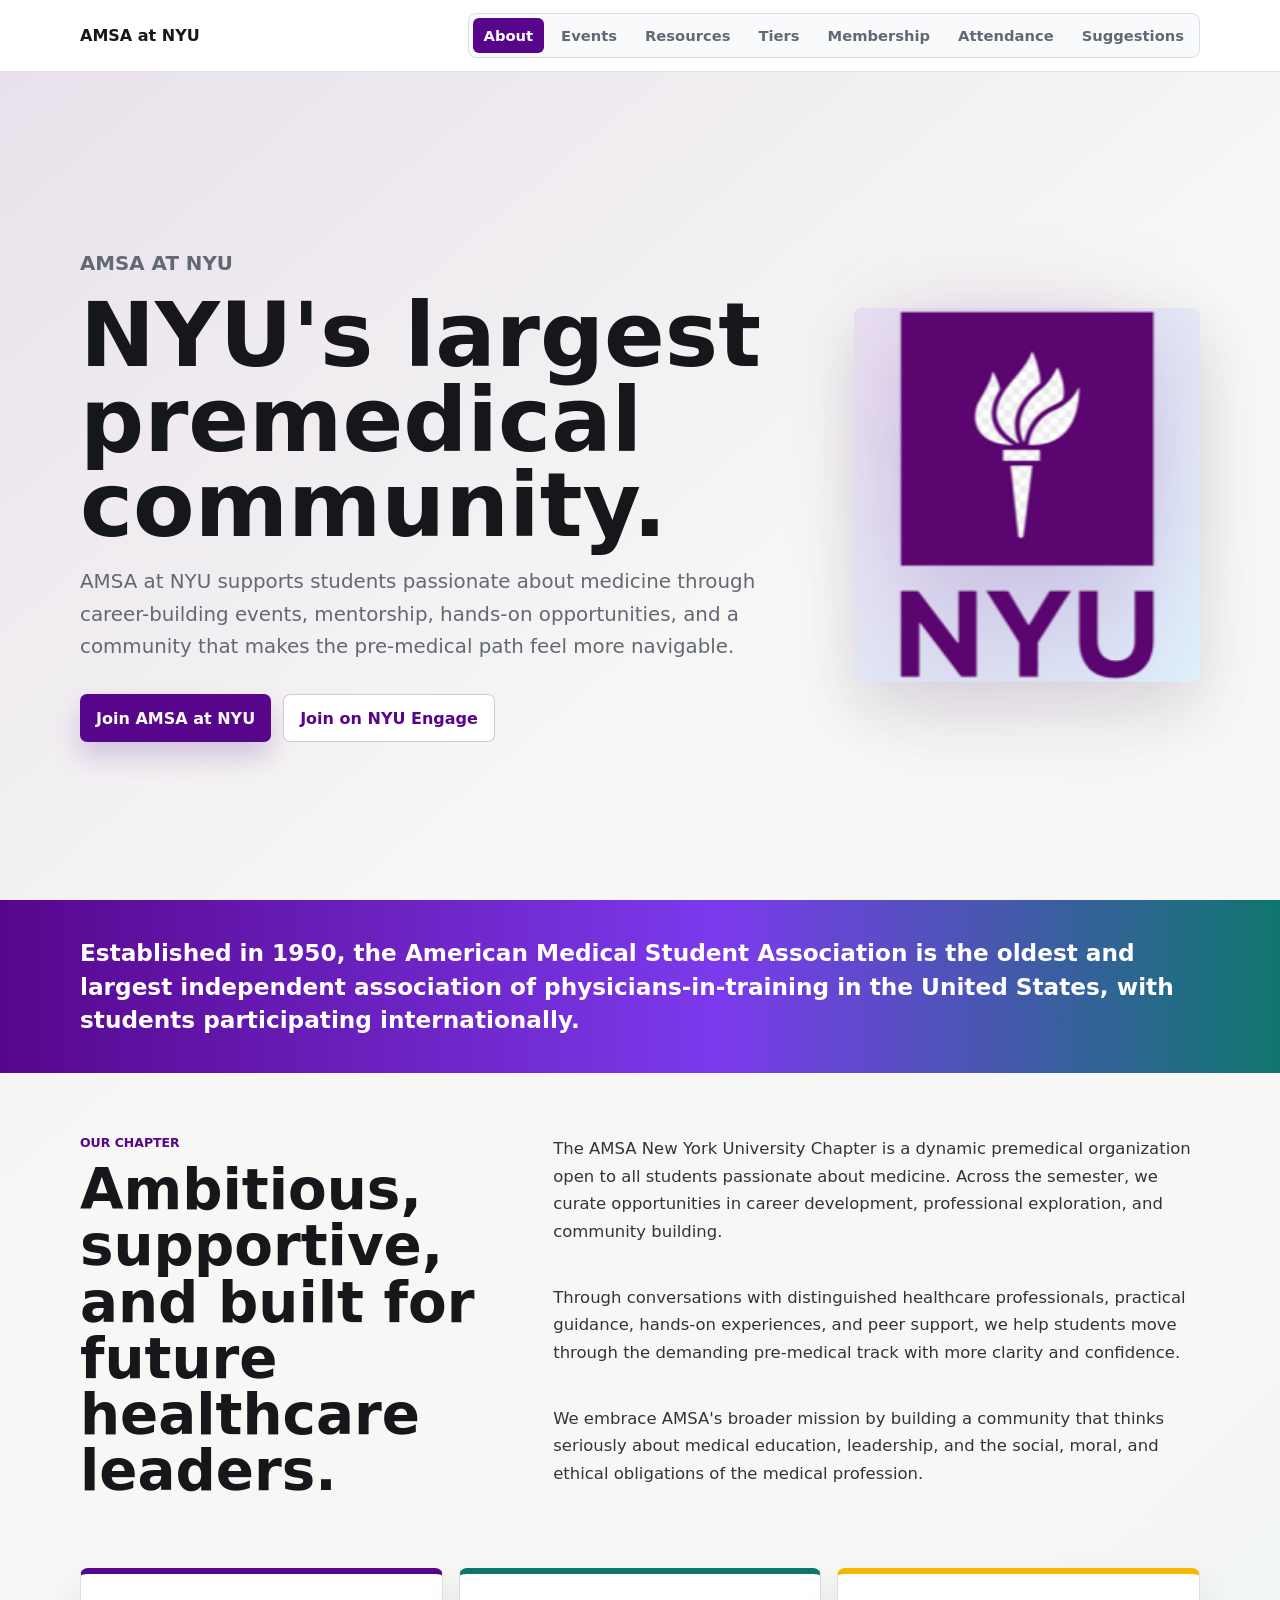
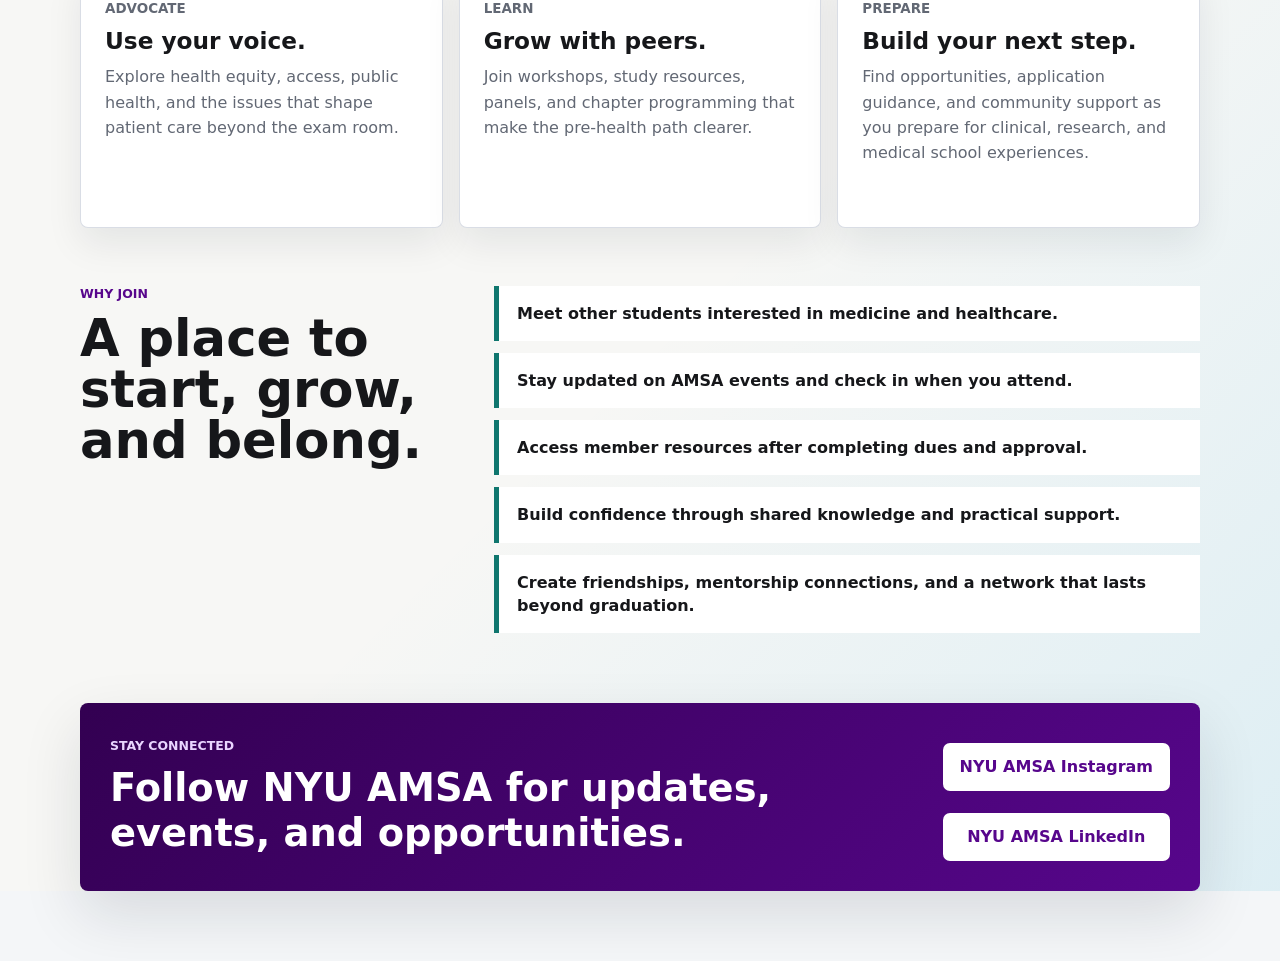
<file: index.html>
<!doctype html>
<html lang="en">
  <head>
    <meta charset="UTF-8" />
    <meta name="viewport" content="width=device-width, initial-scale=1.0" />
    <title>About AMSA at NYU</title>
    <link rel="icon" href="assets/favicon.svg" type="image/svg+xml" />
    <link rel="stylesheet" href="styles.css?v=performance-20261015" />
  </head>
  <body>
    <header class="site-header">
      <a class="site-brand" href="index.html">
        <span><strong>AMSA</strong> at NYU</span>
      </a>
      <nav class="site-nav" aria-label="Primary navigation">
        <a class="is-active" href="index.html">About</a>
        <a href="events.html">Events</a>
        <a href="publication.html">Resources</a>
        <a href="tiers.html">Tiers</a>
        <a href="membership.html">Membership</a>
        <a href="attendance.html">Attendance</a>
        <a href="suggestions.html">Suggestions</a>
      </nav>
    </header>

    <main class="about-page">
      <section class="about-hero">
        <div class="about-hero__copy">
          <p class="section-kicker">AMSA at NYU</p>
          <h1>NYU's largest premedical community.</h1>
          <p>
            AMSA at NYU supports students passionate about medicine through
            career-building events, mentorship, hands-on opportunities, and a
            community that makes the pre-medical path feel more navigable.
          </p>
          <div class="hero-actions">
            <a class="primary-link" href="membership.html">Join AMSA at NYU</a>
            <a
              class="secondary-link"
              href="https://engage.nyu.edu/organization/american-medical-students-association"
              target="_blank"
              rel="noopener"
            >
              Join on NYU Engage
            </a>
          </div>
        </div>
        <div class="about-hero__mark" aria-hidden="true">
          <img src="assets/nyu-logo-small.png" width="687" height="983" decoding="async" alt="" />
        </div>
      </section>

      <section class="about-band">
        <p>
          Established in 1950, the American Medical Student Association is the
          oldest and largest independent association of physicians-in-training
          in the United States, with students participating internationally.
        </p>
      </section>

      <section class="about-story" aria-label="About AMSA at NYU">
        <div>
          <p class="section-kicker">Our chapter</p>
          <h2>Ambitious, supportive, and built for future healthcare leaders.</h2>
        </div>
        <div class="about-story__copy">
          <p>
            The AMSA New York University Chapter is a dynamic premedical
            organization open to all students passionate about medicine. Across
            the semester, we curate opportunities in career development,
            professional exploration, and community building.
          </p>
          <p>
            Through conversations with distinguished healthcare professionals,
            practical guidance, hands-on experiences, and peer support, we help
            students move through the demanding pre-medical track with more
            clarity and confidence.
          </p>
          <p>
            We embrace AMSA's broader mission by building a community that
            thinks seriously about medical education, leadership, and the
            social, moral, and ethical obligations of the medical profession.
          </p>
        </div>
      </section>

      <section class="about-grid" aria-label="What AMSA at NYU does">
        <article>
          <p class="card-kicker">Advocate</p>
          <h2>Use your voice.</h2>
          <p>
            Explore health equity, access, public health, and the issues that
            shape patient care beyond the exam room.
          </p>
        </article>
        <article>
          <p class="card-kicker">Learn</p>
          <h2>Grow with peers.</h2>
          <p>
            Join workshops, study resources, panels, and chapter programming
            that make the pre-health path clearer.
          </p>
        </article>
        <article>
          <p class="card-kicker">Prepare</p>
          <h2>Build your next step.</h2>
          <p>
            Find opportunities, application guidance, and community support as
            you prepare for clinical, research, and medical school experiences.
          </p>
        </article>
      </section>

      <section class="about-split">
        <div>
          <p class="section-kicker">Why join</p>
          <h2>A place to start, grow, and belong.</h2>
        </div>
        <div class="about-list">
          <p>Meet other students interested in medicine and healthcare.</p>
          <p>Stay updated on AMSA events and check in when you attend.</p>
          <p>Access member resources after completing dues and approval.</p>
          <p>Build confidence through shared knowledge and practical support.</p>
          <p>Create friendships, mentorship connections, and a network that lasts beyond graduation.</p>
        </div>
      </section>

      <section class="about-connect" aria-label="Connect with AMSA at NYU">
        <div>
          <p class="section-kicker">Stay connected</p>
          <h2>Follow NYU AMSA for updates, events, and opportunities.</h2>
        </div>
        <div class="connect-links">
          <a
            class="secondary-link secondary-link--light"
            href="https://www.instagram.com/nyuamsa/"
            target="_blank"
            rel="noopener"
          >
            NYU AMSA Instagram
          </a>
          <a
            class="secondary-link secondary-link--light"
            href="https://linkedin.com/in/nyuamsa"
            target="_blank"
            rel="noopener"
          >
            NYU AMSA LinkedIn
          </a>
        </div>
      </section>
    </main>
  </body>
</html>
</file>
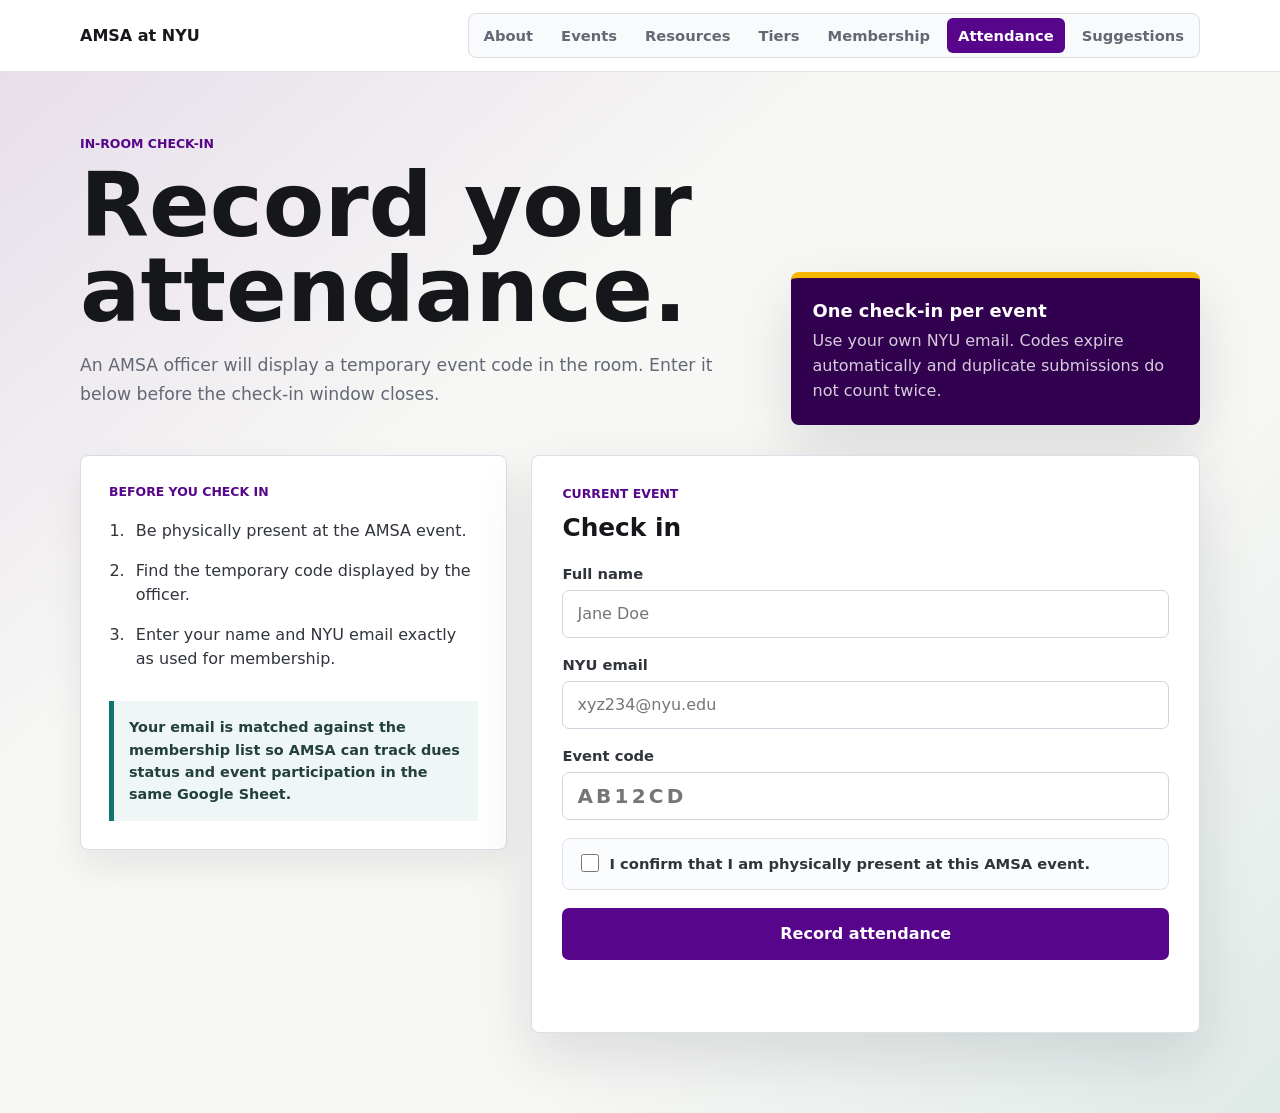
<file: attendance-big-little-2026-10-27.html>
<!doctype html>
<html lang="en">
  <head>
    <meta charset="UTF-8" />
    <meta name="viewport" content="width=device-width, initial-scale=1.0" />
    <title>AMSA at NYU Attendance</title>
    <meta name="robots" content="noindex" />
    <link rel="canonical" href="https://amsa-nyu.github.io/NYU-AMSA/attendance.html" />
  </head>
  <body>
    <p><a id="sharedAttendance" href="attendance.html">Continue to AMSA attendance</a></p>
    <script>
      const target = new URL("attendance.html", window.location.href);
      const code = new URLSearchParams(window.location.search).get("code");
      if (code) target.searchParams.set("code", code);
      document.getElementById("sharedAttendance").href = target.href;
      window.location.replace(target.href);
    </script>
  </body>
</html>
</file>
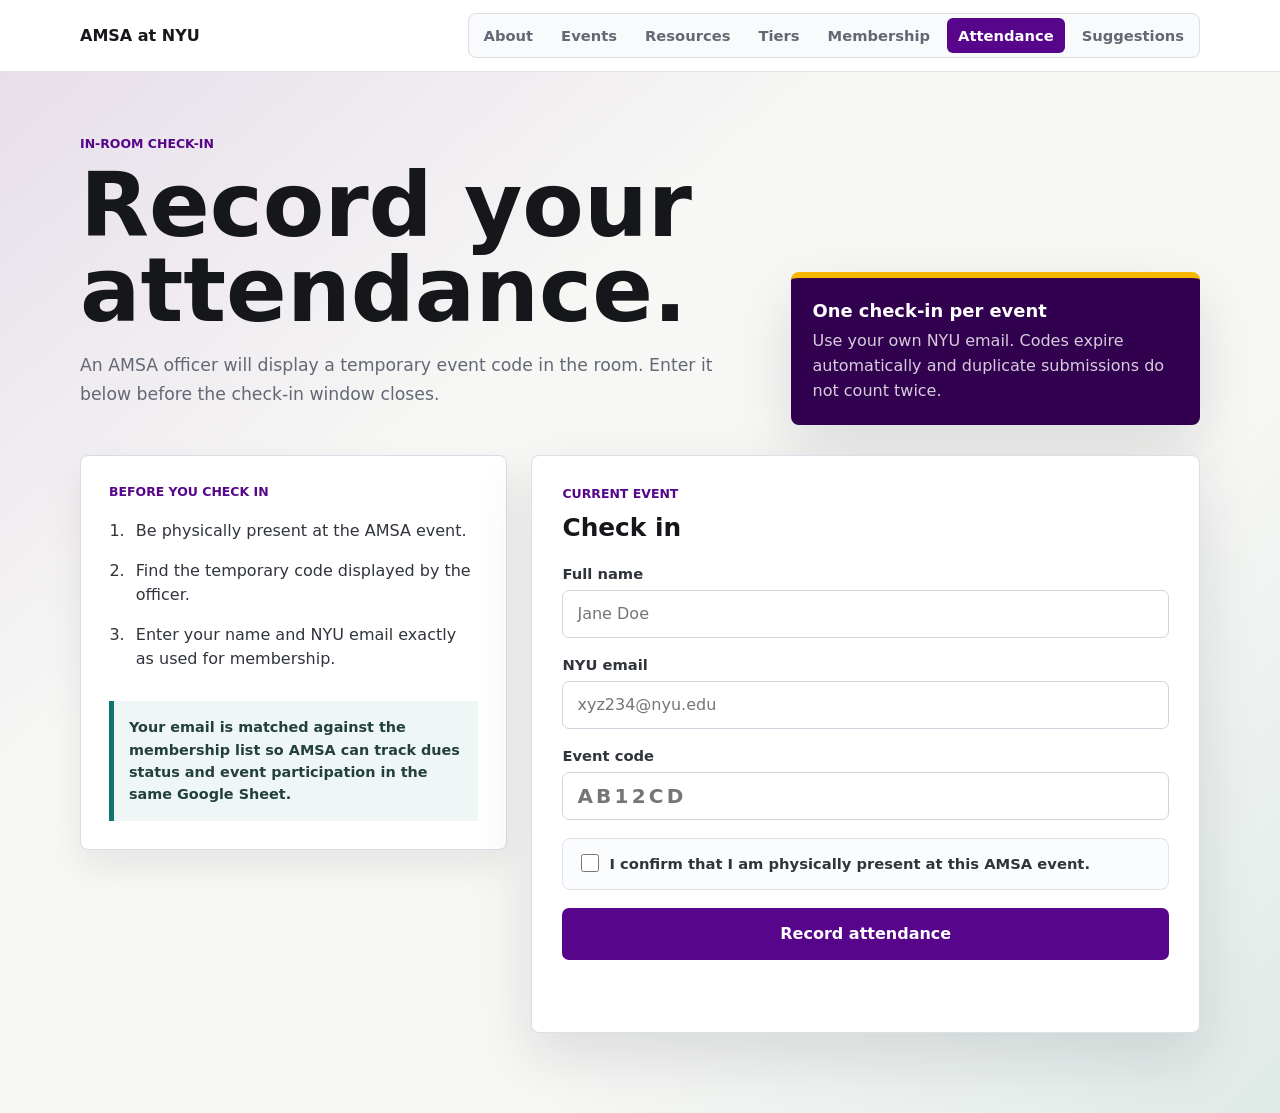
<file: attendance.html>
<!doctype html>
<html lang="en">
  <head>
    <meta charset="UTF-8" />
    <meta name="viewport" content="width=device-width, initial-scale=1.0" />
    <title>AMSA at NYU Attendance</title>
    <link rel="icon" href="assets/favicon.svg" type="image/svg+xml" />
    <link rel="stylesheet" href="styles.css?v=performance-20261015" />
  </head>
  <body>
    <header class="site-header">
      <a class="site-brand" href="index.html">
        <span><strong>AMSA</strong> at NYU</span>
      </a>
      <nav class="site-nav" aria-label="Primary navigation">
        <a href="index.html">About</a>
        <a href="events.html">Events</a>
        <a href="publication.html">Resources</a>
        <a href="tiers.html">Tiers</a>
        <a href="membership.html">Membership</a>
        <a class="is-active" href="attendance.html">Attendance</a>
        <a href="suggestions.html">Suggestions</a>
      </nav>
    </header>

    <main class="attendance-page">
      <section class="attendance-intro">
        <div>
          <p class="section-kicker">In-room check-in</p>
          <h1>Record your attendance.</h1>
          <p>
            An AMSA officer will display a temporary event code in the room.
            Enter it below before the check-in window closes.
          </p>
        </div>
        <aside class="attendance-rule" aria-label="How attendance check-in works">
          <strong>One check-in per event</strong>
          <p>
            Use your own NYU email. Codes expire automatically and duplicate
            submissions do not count twice.
          </p>
        </aside>
      </section>

      <section class="attendance-workspace" aria-label="Event attendance form">
        <div class="attendance-steps">
          <p class="section-kicker">Before you check in</p>
          <ol>
            <li>Be physically present at the AMSA event.</li>
            <li>Find the temporary code displayed by the officer.</li>
            <li>Enter your name and NYU email exactly as used for membership.</li>
          </ol>
          <p class="attendance-note">
            Your email is matched against the membership list so AMSA can track
            dues status and event participation in the same Google Sheet.
          </p>
        </div>

        <form class="signup-form attendance-form" id="attendanceForm">
          <div class="form-header">
            <p class="section-kicker">Current event</p>
            <h2>Check in</h2>
          </div>

          <label>
            <span>Full name</span>
            <input
              id="attendanceName"
              name="fullName"
              type="text"
              autocomplete="name"
              placeholder="Jane Doe"
              required
            />
          </label>

          <label>
            <span>NYU email</span>
            <input
              id="attendanceEmail"
              name="email"
              type="email"
              autocomplete="email"
              placeholder="xyz234@nyu.edu"
              pattern="^[A-Za-z0-9._%+-]+@nyu\.edu$"
              required
            />
          </label>

          <label>
            <span>Event code</span>
            <input
              id="attendanceCode"
              name="eventCode"
              class="event-code-input"
              type="text"
              inputmode="text"
              autocomplete="one-time-code"
              autocapitalize="characters"
              maxlength="8"
              placeholder="AB12CD"
              required
            />
          </label>

          <label class="check-row">
            <input id="inRoom" name="inRoom" type="checkbox" required />
            <span>I confirm that I am physically present at this AMSA event.</span>
          </label>

          <button class="submit-button" type="submit">
            <span>Record attendance</span>
          </button>

          <p class="status" id="attendanceStatus" role="status" aria-live="polite"></p>
        </form>
      </section>
    </main>

    <script src="config.js"></script>
    <script src="attendance.js?v=submit-20261029d"></script>
  </body>
</html>
</file>
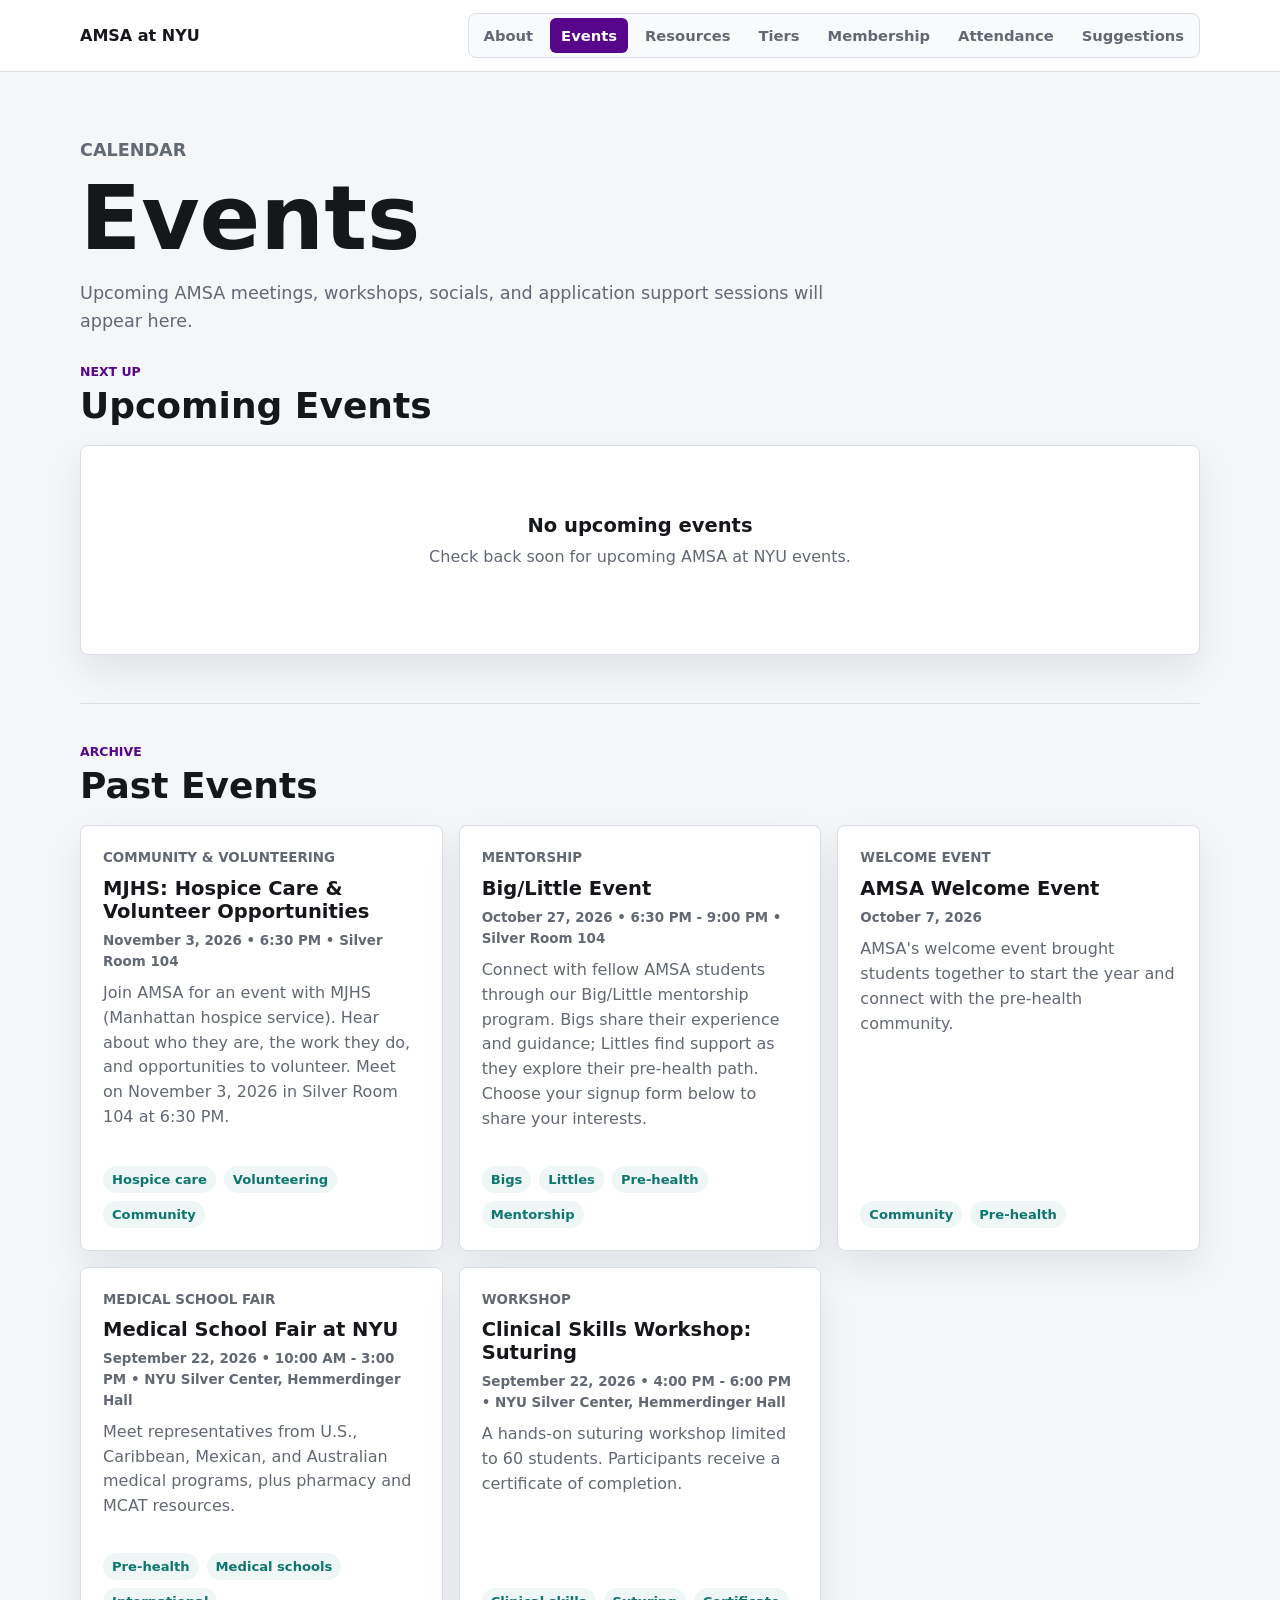
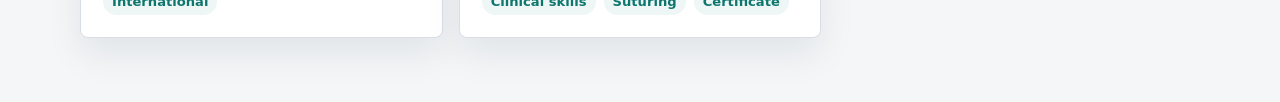
<file: events.html>
<!doctype html>
<html lang="en">
  <head>
    <meta charset="UTF-8" />
    <meta name="viewport" content="width=device-width, initial-scale=1.0" />
    <title>AMSA at NYU Events</title>
    <link rel="icon" href="assets/favicon.svg" type="image/svg+xml" />
    <link rel="stylesheet" href="styles.css?v=performance-20261015" />
  </head>
  <body>
    <header class="site-header">
      <a class="site-brand" href="index.html">
        <span><strong>AMSA</strong> at NYU</span>
      </a>
      <nav class="site-nav" aria-label="Primary navigation">
        <a href="index.html">About</a>
        <a class="is-active" href="events.html">Events</a>
        <a href="publication.html">Resources</a>
        <a href="tiers.html">Tiers</a>
        <a href="membership.html">Membership</a>
        <a href="attendance.html">Attendance</a>
        <a href="suggestions.html">Suggestions</a>
      </nav>
    </header>

    <main class="directory-page">
      <section class="directory-hero">
        <p class="section-kicker">Calendar</p>
        <h1>Events</h1>
        <p>
          Upcoming AMSA meetings, workshops, socials, and application support
          sessions will appear here.
        </p>
      </section>

      <section class="listing-section" aria-labelledby="upcomingEventsTitle">
        <div class="listing-section__header">
          <p class="section-kicker">Next up</p>
          <h2 id="upcomingEventsTitle">Upcoming Events</h2>
        </div>
        <div class="listing-grid" id="upcomingEventsList" aria-label="Upcoming events"></div>
      </section>

      <section class="listing-section" aria-labelledby="pastEventsTitle">
        <div class="listing-section__header">
          <p class="section-kicker">Archive</p>
          <h2 id="pastEventsTitle">Past Events</h2>
        </div>
        <div class="listing-grid" id="pastEventsList" aria-label="Past events"></div>
      </section>
    </main>

    <script src="data/events.js?v=shared-attendance-20261029f"></script>
    <script src="listing-page.js?v=shared-attendance-20261029f"></script>
    <script>
      const eventGroups = partitionListingItemsByDate(window.AMSA_EVENTS, {
        timeZone: "America/New_York"
      });

      renderListingPage({
        targetId: "upcomingEventsList",
        items: eventGroups.upcoming,
        emptyTitle: "No upcoming events",
        emptyMessage: "Check back soon for upcoming AMSA at NYU events.",
        actionLabel: "Register"
      });

      renderListingPage({
        targetId: "pastEventsList",
        items: eventGroups.past,
        emptyTitle: "No past events yet",
        emptyMessage: "Completed AMSA at NYU events will appear here automatically.",
        showLinks: false
      });
    </script>
  </body>
</html>
</file>
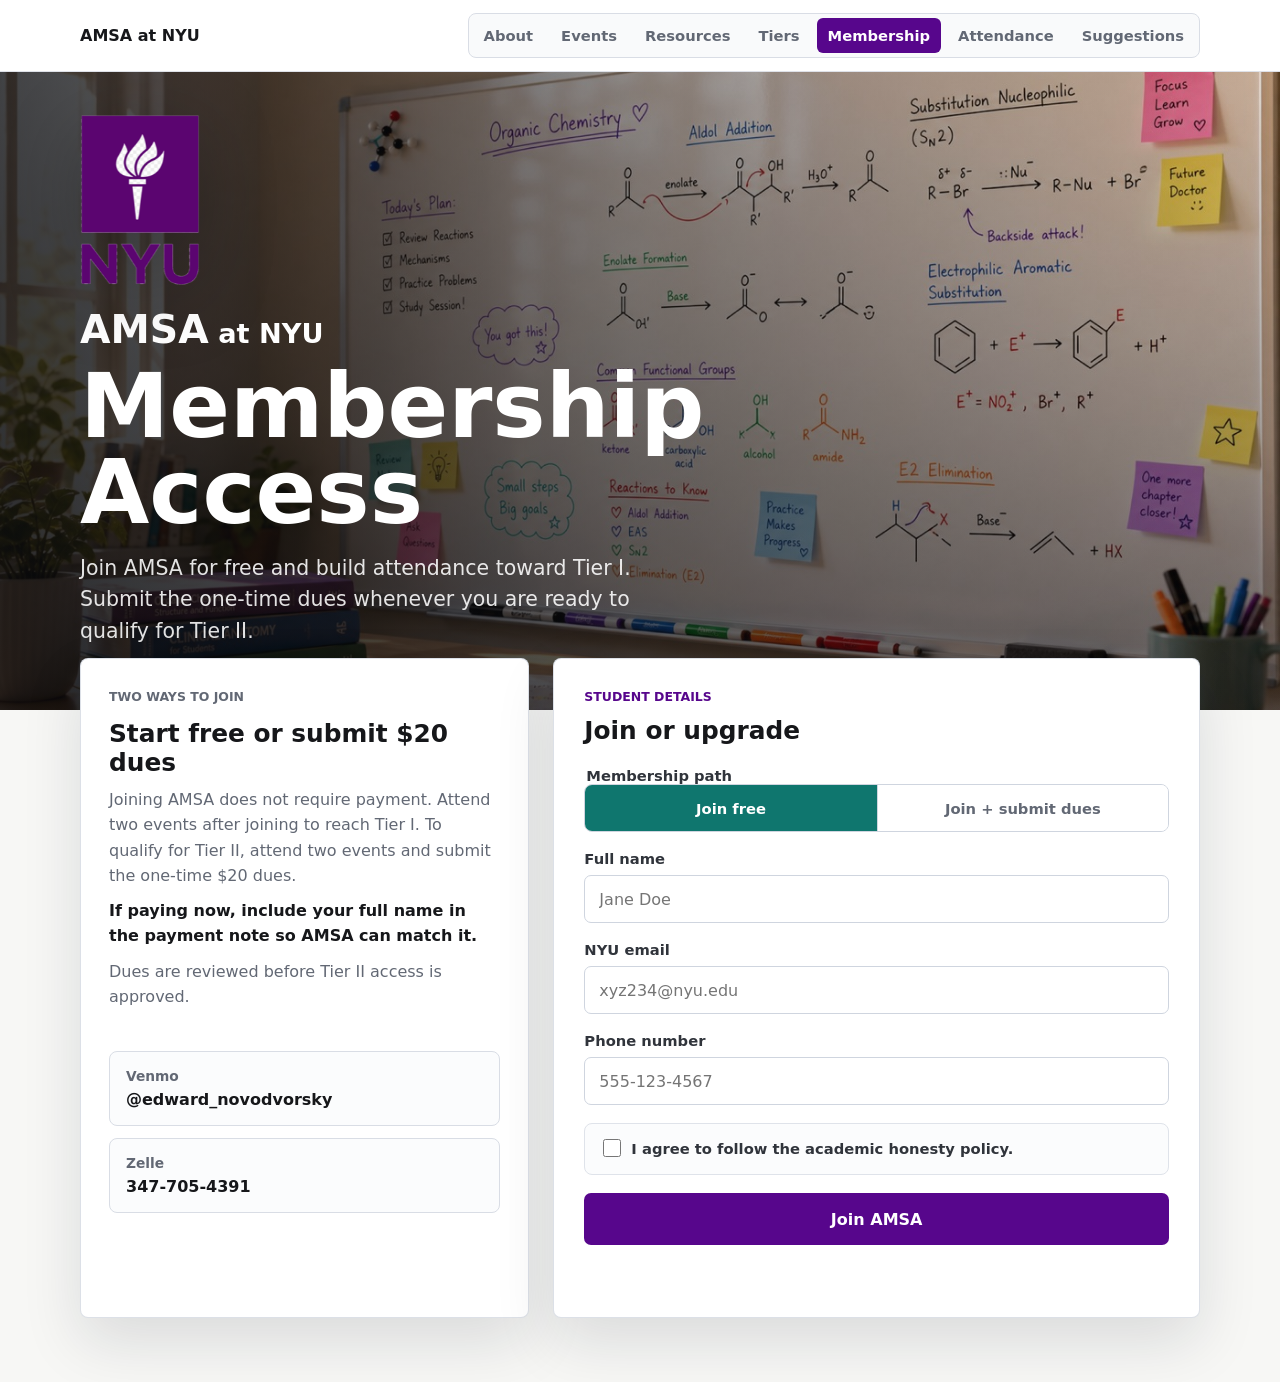
<file: membership.html>
<!doctype html>
<html lang="en">
  <head>
    <meta charset="UTF-8" />
    <meta name="viewport" content="width=device-width, initial-scale=1.0" />
    <title>AMSA at NYU Membership</title>
    <link rel="icon" href="assets/favicon.svg" type="image/svg+xml" />
    <link rel="stylesheet" href="styles.css?v=performance-20261015" />
  </head>
  <body>
    <header class="site-header">
      <a class="site-brand" href="index.html">
        <span><strong>AMSA</strong> at NYU</span>
      </a>
      <nav class="site-nav" aria-label="Primary navigation">
        <a href="index.html">About</a>
        <a href="events.html">Events</a>
        <a href="publication.html">Resources</a>
        <a href="tiers.html">Tiers</a>
        <a class="is-active" href="membership.html">Membership</a>
        <a href="attendance.html">Attendance</a>
        <a href="suggestions.html">Suggestions</a>
      </nav>
    </header>

    <main class="page-shell">
      <section class="hero" aria-label="AMSA membership sign up">
        <img class="hero__image" src="assets/membership-hero.jpg" width="1400" height="788" fetchpriority="high" decoding="async" alt="" />
        <div class="hero__shade"></div>
        <div class="hero__content">
          <div class="hero__brand-row" aria-label="AMSA and NYU">
            <img class="hero__logo hero__logo--nyu" src="assets/nyu-logo-small.png" width="687" height="983" decoding="async" alt="NYU" />
          </div>
          <p class="eyebrow hero__club-name"><span>AMSA</span> at NYU</p>
          <h1>Membership Access</h1>
          <p class="hero__copy">
            Join AMSA for free and build attendance toward Tier I. Submit the
            one-time dues whenever you are ready to qualify for Tier II.
          </p>
        </div>
      </section>

      <section class="workspace" aria-label="Membership form and payment details">
        <aside class="payment-panel">
          <div>
            <p class="section-kicker">Two ways to join</p>
            <h2>Start free or submit $20 dues</h2>
            <p>
              Joining AMSA does not require payment. Attend two events after
              joining to reach Tier I. To qualify for Tier II, attend two
              events and submit the one-time $20 dues.
              <strong class="required-note">If paying now, include your full name in the payment note so AMSA can match it.</strong>
              Dues are reviewed before Tier II access is approved.
            </p>
          </div>

          <div class="payment-methods">
            <div class="payment-method">
              <span>Venmo</span>
              <strong id="venmoHandle">@edward_novodvorsky</strong>
            </div>
            <div class="payment-method">
              <span>Zelle</span>
              <strong id="zelleHandle">347-705-4391</strong>
            </div>
          </div>

        </aside>

        <form class="signup-form" id="signupForm">
          <div class="form-header">
            <p class="section-kicker">Student details</p>
            <h2>Join or upgrade</h2>
          </div>

          <fieldset>
            <legend>Membership path</legend>
            <div class="segmented membership-path">
              <label>
                <input type="radio" name="membershipTrack" value="free" checked />
                <span>Join free</span>
              </label>
              <label>
                <input type="radio" name="membershipTrack" value="paid" />
                <span>Join + submit dues</span>
              </label>
            </div>
          </fieldset>

          <label>
            <span>Full name</span>
            <input
              id="fullName"
              name="fullName"
              type="text"
              autocomplete="name"
              placeholder="Jane Doe"
              required
            />
          </label>

          <label>
            <span>NYU email</span>
            <input
              id="email"
              name="email"
              type="email"
              autocomplete="email"
              placeholder="xyz234@nyu.edu"
              pattern="^[A-Za-z0-9._%+-]+@nyu\.edu$"
              required
            />
          </label>

          <label>
            <span>Phone number</span>
            <input
              id="phone"
              name="phone"
              type="tel"
              autocomplete="tel"
              placeholder="555-123-4567"
              required
            />
          </label>

          <fieldset class="payment-only" id="paymentFields" hidden>
            <legend>Payment method</legend>
            <div class="segmented">
              <label>
                <input type="radio" name="paymentMethod" value="Venmo" checked />
                <span>Venmo</span>
              </label>
              <label>
                <input type="radio" name="paymentMethod" value="Zelle" />
                <span>Zelle</span>
              </label>
            </div>
          </fieldset>

          <label class="payment-only" id="paymentNoteField" hidden>
            <span>Payment note or username</span>
            <input
              id="paymentNote"
              name="paymentNote"
              type="text"
              placeholder="Use the same full name from your payment note"
            />
          </label>

          <label class="check-row payment-only" id="paymentConfirmationField" hidden>
            <input id="paymentSent" name="paymentSent" type="checkbox" />
            <span><strong>✓ I have sent the one-time $20 payment and included my full name in the payment note.</strong></span>
          </label>

          <label class="check-row">
            <input id="honestyPolicy" name="honestyPolicy" type="checkbox" required />
            <span>I agree to follow the academic honesty policy.</span>
          </label>

          <button class="submit-button" type="submit">
            <span id="membershipSubmitLabel">Join AMSA</span>
          </button>

          <p class="status" id="formStatus" role="status" aria-live="polite"></p>
        </form>
      </section>
    </main>

    <script src="config.js"></script>
    <script src="script.js?v=two-events-1"></script>
  </body>
</html>
</file>
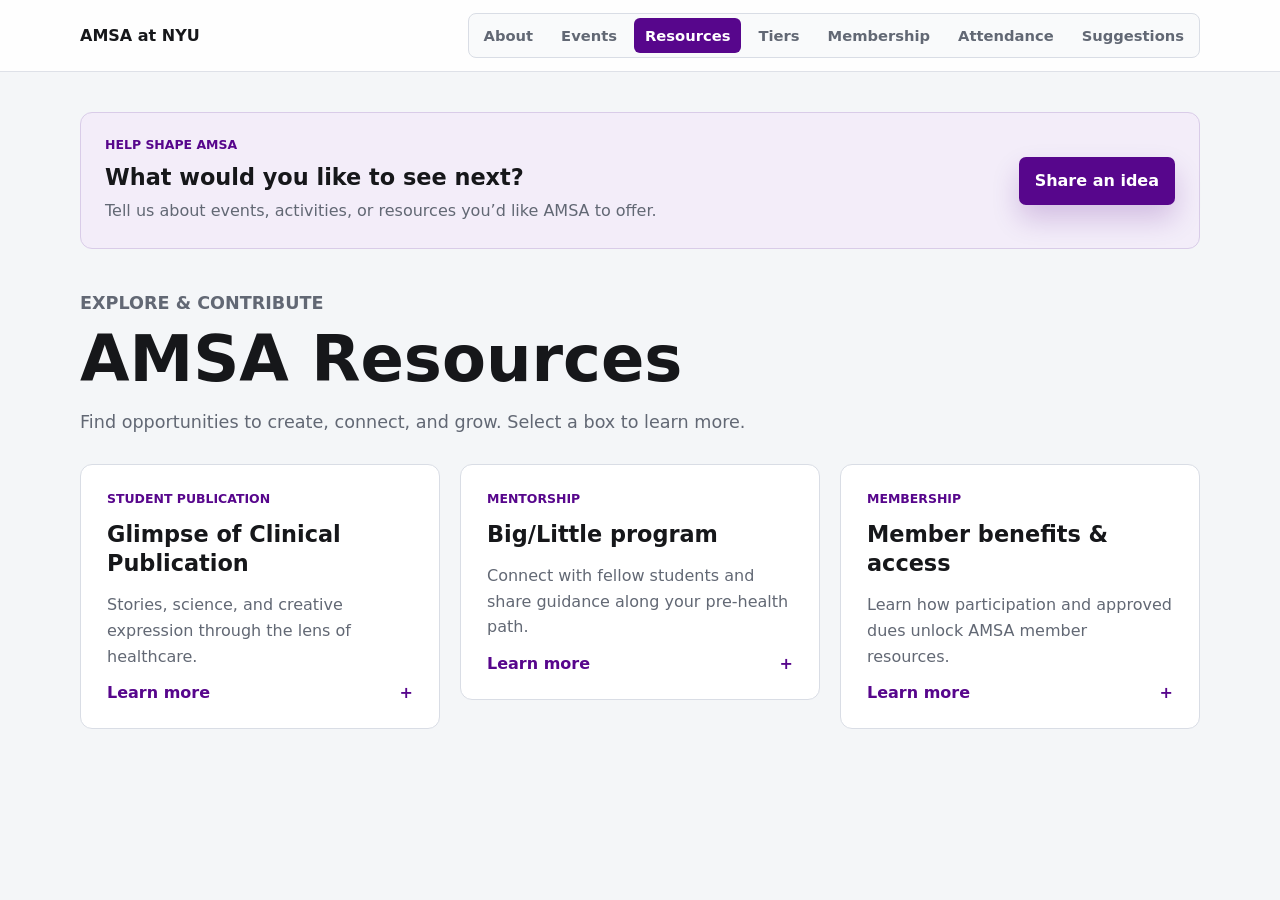
<file: publication.html>
<!doctype html>
<html lang="en">
  <head>
    <meta charset="UTF-8" />
    <meta name="viewport" content="width=device-width, initial-scale=1.0" />
    <title>AMSA Resources | AMSA at NYU</title>
    <meta
      name="description"
      content="Explore AMSA resources, student publications, mentorship, and member benefits."
    />
    <link rel="icon" href="assets/favicon.svg" type="image/svg+xml" />
    <link rel="stylesheet" href="styles.css?v=performance-20261015" />
  </head>
  <body>
    <header class="site-header">
      <a class="site-brand" href="index.html">
        <span><strong>AMSA</strong> at NYU</span>
      </a>
      <nav class="site-nav" aria-label="Primary navigation">
        <a href="index.html">About</a>
        <a href="events.html">Events</a>
        <a class="is-active" href="publication.html">Resources</a>
        <a href="tiers.html">Tiers</a>
        <a href="membership.html">Membership</a>
        <a href="attendance.html">Attendance</a>
        <a href="suggestions.html">Suggestions</a>
      </nav>
    </header>

    <main class="resources-page">
      <section class="suggestion-banner" aria-labelledby="suggestionBannerTitle">
        <div>
          <p class="section-kicker">Help shape AMSA</p>
          <h2 id="suggestionBannerTitle">What would you like to see next?</h2>
          <p>Tell us about events, activities, or resources you’d like AMSA to offer.</p>
        </div>
        <a class="primary-link" href="suggestions.html">Share an idea</a>
      </section>

      <section class="directory-hero">
        <p class="section-kicker">Explore &amp; contribute</p>
        <h1>AMSA Resources</h1>
        <p>Find opportunities to create, connect, and grow. Select a box to learn more.</p>
      </section>

      <section class="resource-grid" aria-label="AMSA resources">
        <details class="resource-card">
          <summary>
            <span class="section-kicker">Student publication</span>
            <span class="resource-card__title">Glimpse of Clinical Publication</span>
            <span class="resource-card__intro">Stories, science, and creative expression through the lens of healthcare.</span>
            <span class="resource-card__prompt">Learn more <span aria-hidden="true">+</span></span>
          </summary>
          <div class="resource-card__content">
            <h2>Where medicine meets creative expression.</h2>
            <p>AMSA’s Glimpse of Clinical Publication (GCP) is a multidisciplinary literary and visual magazine that explores how art and science intersect through medicine and health. Run through NYU’s AMSA chapter, GCP highlights stories, research, and creative work about caring for others—and ourselves.</p>
            <h3>Your voice belongs here</h3>
            <p>We welcome writers, artists, researchers, and thinkers sharing lived experiences, scientific insights, and creative work that challenges, inspires, and illuminates.</p>
            <h3>What we publish</h3>
            <ul>
              <li>Medical journalism and research commentary</li>
              <li>Poetry and personal narratives</li>
              <li>Visual art and experimental prose</li>
            </ul>
            <p>Selected work is shared across social media and our newsletter, giving contributors visibility and amplifying conversations in medicine and public health.</p>
            <p>If you’re interested in storytelling, science, and social impact, bring your perspective to GCP.</p>
            <a class="primary-link" href="https://linktr.ee/rkp7618?utm_source=qr_code&amp;utm_medium=desktop_profile" target="_blank" rel="noopener noreferrer">Explore GCP &amp; contribute</a>
          </div>
        </details>

        <details class="resource-card">
          <summary>
            <span class="section-kicker">Mentorship</span>
            <span class="resource-card__title">Big/Little program</span>
            <span class="resource-card__intro">Connect with fellow students and share guidance along your pre-health path.</span>
            <span class="resource-card__prompt">Learn more <span aria-hidden="true">+</span></span>
          </summary>
          <div class="resource-card__content">
            <h2>Find support. Share your experience.</h2>
            <p>Bigs offer experience and guidance; Littles connect with a fellow student for support. Share your interests in the appropriate signup form so AMSA can help make matches.</p>
            <div class="card-actions">
              <a class="card-link" href="https://docs.google.com/forms/d/e/1FAIpQLSf21wSo0hnUifierc76m63DQ_-OK_HOqhqCvlwyvuvVgd2yOA/viewform" target="_blank" rel="noopener">Sign up as a Big</a>
              <a class="card-link" href="https://docs.google.com/forms/d/e/1FAIpQLSf4sFi17RZXCtXsEtlfRq5acgxt9DWlveS88nZg3iKmYuwT5w/viewform" target="_blank" rel="noopener">Sign up as a Little</a>
            </div>
            <p><a href="events.html">See Big/Little event details</a></p>
          </div>
        </details>

        <details class="resource-card">
          <summary>
            <span class="section-kicker">Membership</span>
            <span class="resource-card__title">Member benefits &amp; access</span>
            <span class="resource-card__intro">Learn how participation and approved dues unlock AMSA member resources.</span>
            <span class="resource-card__prompt">Learn more <span aria-hidden="true">+</span></span>
          </summary>
          <div class="resource-card__content">
            <h2>Grow with the community</h2>
            <p>Join for free and attend two events to reach Tier I. Tier II requires two events and approved one-time $20 dues, and includes AMSA-provided ChatGPT resources and eligibility to apply for E-Board opportunities.</p>
            <p>Resource access instructions arrive by email when you qualify for Tier II.</p>
            <div class="card-actions">
              <a class="card-link" href="tiers.html">Explore the tiers</a>
              <a class="card-link" href="membership.html">Join or upgrade</a>
            </div>
          </div>
        </details>
      </section>
    </main>
  </body>
</html>
</file>
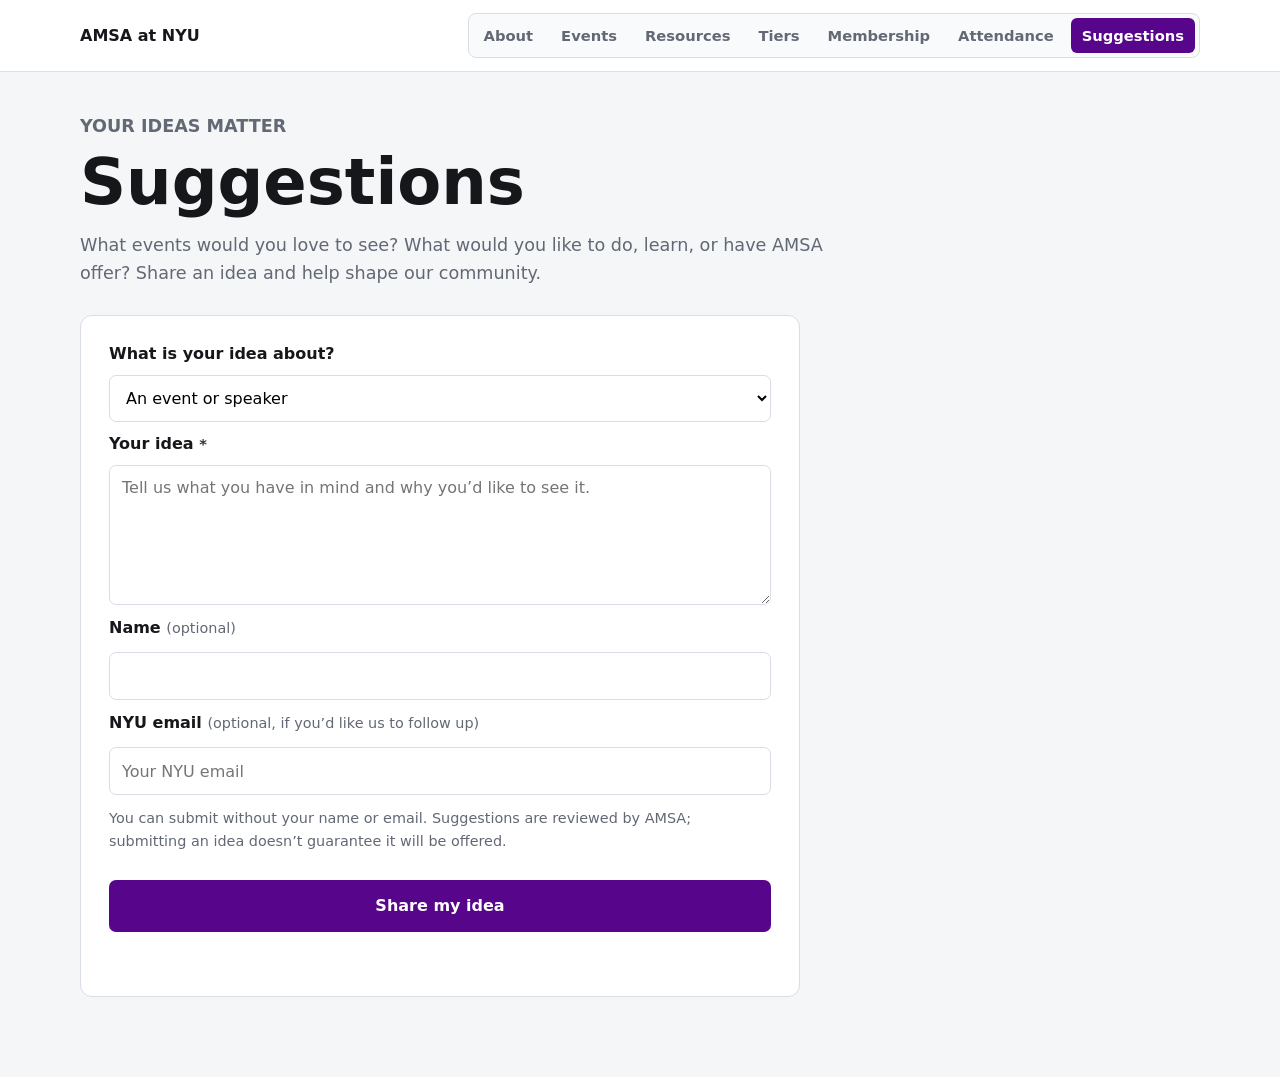
<file: suggestions.html>
<!doctype html>
<html lang="en">
  <head>
    <meta charset="UTF-8" />
    <meta name="viewport" content="width=device-width, initial-scale=1.0" />
    <title>Suggestions | AMSA at NYU</title>
    <meta
      name="description"
      content="Suggest events, activities, and resources for AMSA at NYU."
    />
    <link rel="icon" href="assets/favicon.svg" type="image/svg+xml" />
    <link rel="stylesheet" href="styles.css?v=performance-20261015" />
  </head>
  <body>
    <header class="site-header">
      <a class="site-brand" href="index.html">
        <span><strong>AMSA</strong> at NYU</span>
      </a>
      <nav class="site-nav" aria-label="Primary navigation">
        <a href="index.html">About</a>
        <a href="events.html">Events</a>
        <a href="publication.html">Resources</a>
        <a href="tiers.html">Tiers</a>
        <a href="membership.html">Membership</a>
        <a href="attendance.html">Attendance</a>
        <a class="is-active" href="suggestions.html">Suggestions</a>
      </nav>
    </header>

    <main class="suggestions-page">
      <section class="directory-hero">
        <p class="section-kicker">Your ideas matter</p>
        <h1>Suggestions</h1>
        <p>What events would you love to see? What would you like to do, learn, or have AMSA offer? Share an idea and help shape our community.</p>
      </section>
      <form class="suggestion-form" id="suggestionForm">
        <label for="suggestionCategory">What is your idea about?</label>
        <select id="suggestionCategory" name="category" required>
          <option value="Event">An event or speaker</option>
          <option value="Activity">An activity or volunteering opportunity</option>
          <option value="Resource">A resource or member benefit</option>
          <option value="Other">Something else</option>
        </select>
        <label for="suggestionIdea">Your idea <span aria-hidden="true">*</span></label>
        <textarea id="suggestionIdea" name="idea" rows="6" maxlength="2000" required placeholder="Tell us what you have in mind and why you’d like to see it."></textarea>
        <label for="suggestionName">Name <span class="field-note">(optional)</span></label>
        <input id="suggestionName" name="fullName" type="text" maxlength="120" autocomplete="name" />
        <label for="suggestionEmail">NYU email <span class="field-note">(optional, if you’d like us to follow up)</span></label>
        <input id="suggestionEmail" name="email" type="email" maxlength="254" autocomplete="email" placeholder="Your NYU email" />
        <p class="field-note">You can submit without your name or email. Suggestions are reviewed by AMSA; submitting an idea doesn’t guarantee it will be offered.</p>
        <button class="submit-button" type="submit">Share my idea</button>
        <p class="status" id="suggestionStatus" role="status" aria-live="polite"></p>
      </form>
    </main>
    <script src="config.js"></script>
    <script src="suggestions.js?v=performance-20261015"></script>
  </body>
</html>
</file>
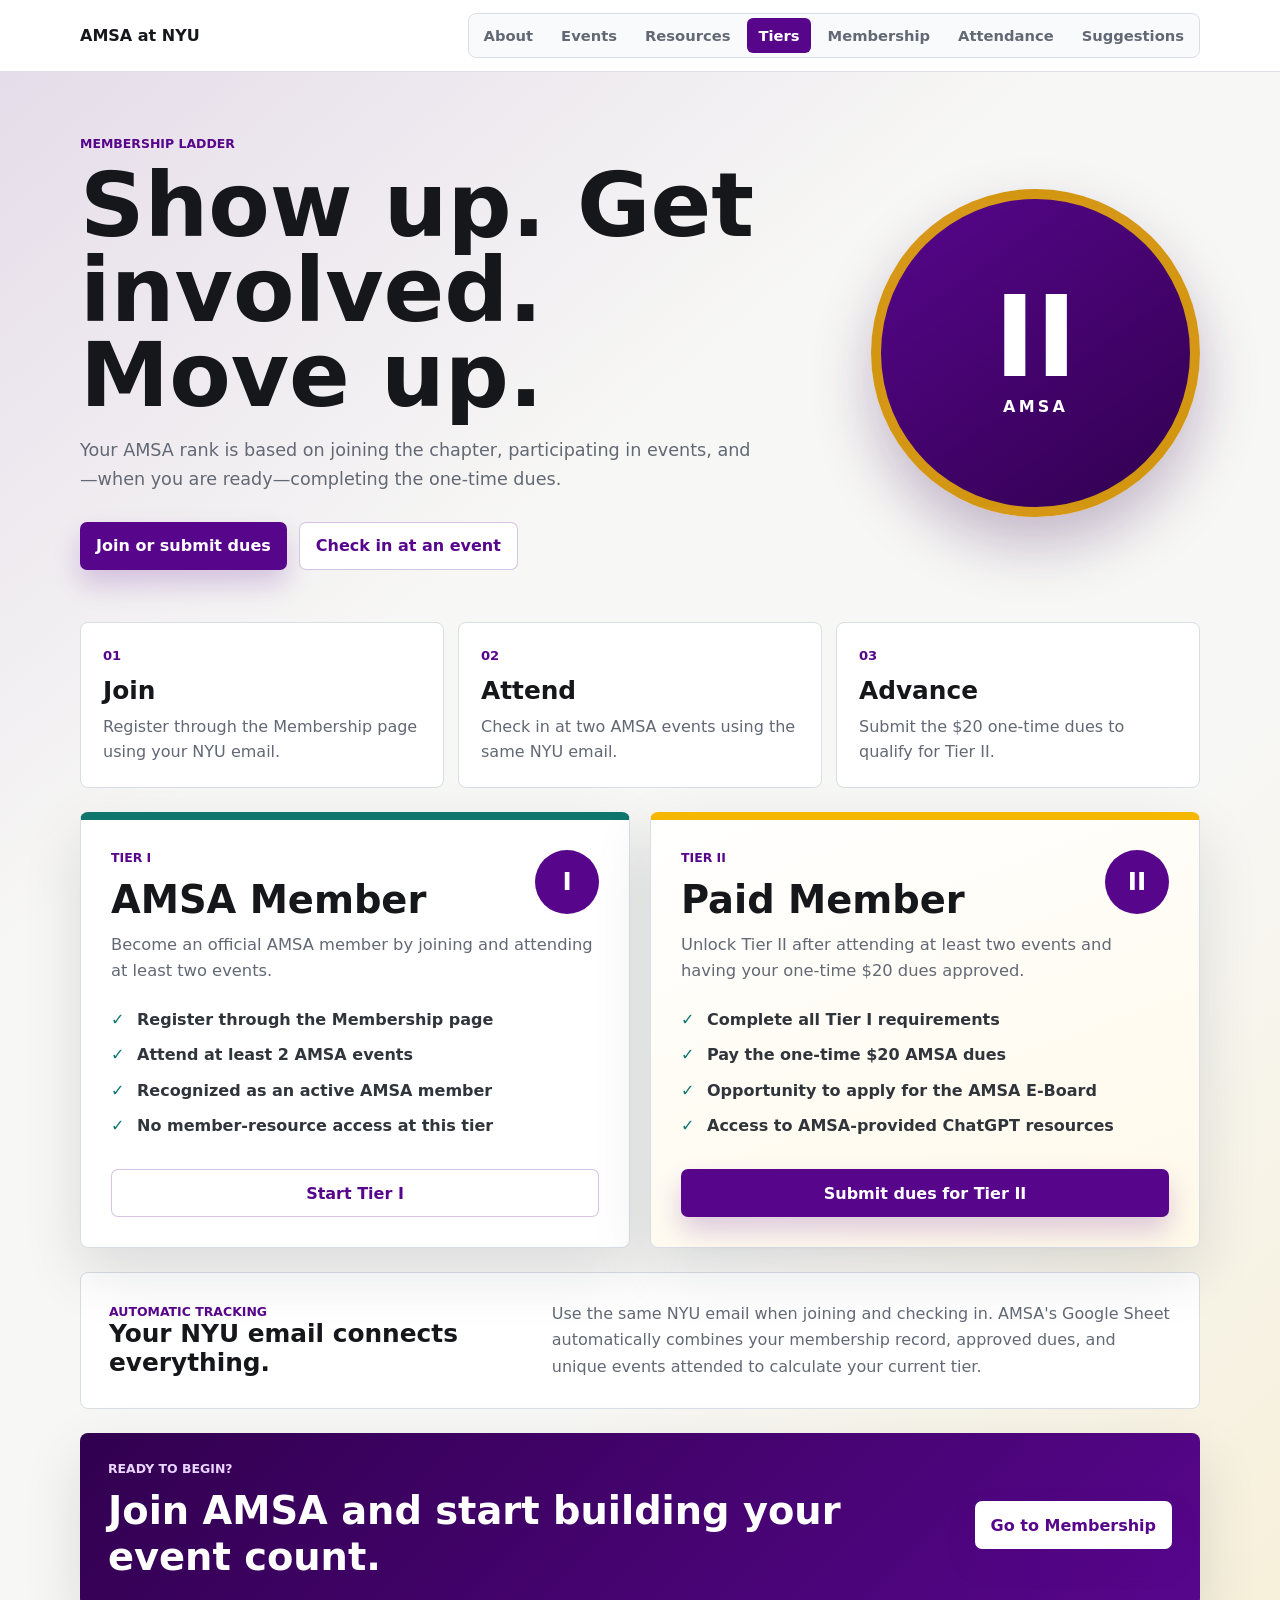
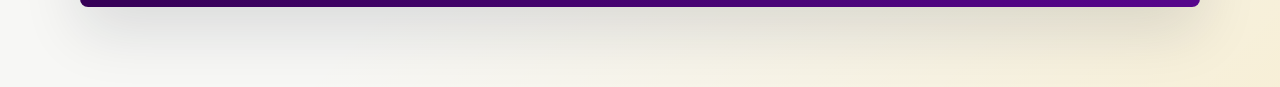
<file: tiers.html>
<!doctype html>
<html lang="en">
  <head>
    <meta charset="UTF-8" />
    <meta name="viewport" content="width=device-width, initial-scale=1.0" />
    <title>AMSA at NYU Tier System</title>
    <link rel="icon" href="assets/favicon.svg" type="image/svg+xml" />
    <link rel="stylesheet" href="styles.css?v=performance-20261015" />
  </head>
  <body>
    <header class="site-header">
      <a class="site-brand" href="index.html">
        <span><strong>AMSA</strong> at NYU</span>
      </a>
      <nav class="site-nav" aria-label="Primary navigation">
        <a href="index.html">About</a>
        <a href="events.html">Events</a>
        <a href="publication.html">Resources</a>
        <a class="is-active" href="tiers.html">Tiers</a>
        <a href="membership.html">Membership</a>
        <a href="attendance.html">Attendance</a>
        <a href="suggestions.html">Suggestions</a>
      </nav>
    </header>

    <main class="tier-page">
      <section class="tier-hero">
        <div>
          <p class="section-kicker">Membership ladder</p>
          <h1>Show up. Get involved. Move up.</h1>
          <p>
            Your AMSA rank is based on joining the chapter, participating in
            events, and—when you are ready—completing the one-time dues.
          </p>
          <div class="hero-actions">
            <a class="primary-link" href="membership.html">Join or submit dues</a>
            <a class="secondary-link" href="attendance.html">Check in at an event</a>
          </div>
        </div>
        <div class="tier-hero__badge" aria-hidden="true">
          <span>II</span>
          <strong>AMSA</strong>
        </div>
      </section>

      <section class="tier-steps" aria-label="How the AMSA tier system works">
        <article>
          <span>01</span>
          <h2>Join</h2>
          <p>Register through the Membership page using your NYU email.</p>
        </article>
        <article>
          <span>02</span>
          <h2>Attend</h2>
          <p>Check in at two AMSA events using the same NYU email.</p>
        </article>
        <article>
          <span>03</span>
          <h2>Advance</h2>
          <p>Submit the $20 one-time dues to qualify for Tier II.</p>
        </article>
      </section>

      <section class="tier-grid" aria-label="AMSA membership tiers">
        <article class="tier-card tier-card--one">
          <div class="tier-card__heading">
            <div>
              <p class="section-kicker">Tier I</p>
              <h2>AMSA Member</h2>
            </div>
            <span class="tier-number">I</span>
          </div>
          <p class="tier-card__summary">
            Become an official AMSA member by joining and attending at least
            two events.
          </p>
          <ul>
            <li>Register through the Membership page</li>
            <li>Attend at least 2 AMSA events</li>
            <li>Recognized as an active AMSA member</li>
            <li>No member-resource access at this tier</li>
          </ul>
          <a class="secondary-link tier-card__action" href="membership.html">Start Tier I</a>
        </article>

        <article class="tier-card tier-card--two">
          <div class="tier-card__heading">
            <div>
              <p class="section-kicker">Tier II</p>
              <h2>Paid Member</h2>
            </div>
            <span class="tier-number">II</span>
          </div>
          <p class="tier-card__summary">
            Unlock Tier II after attending at least two events and having
            your one-time $20 dues approved.
          </p>
          <ul>
            <li>Complete all Tier I requirements</li>
            <li>Pay the one-time $20 AMSA dues</li>
            <li>Opportunity to apply for the AMSA E-Board</li>
            <li>Access to AMSA-provided ChatGPT resources</li>
          </ul>
          <a class="primary-link tier-card__action" href="membership.html">Submit dues for Tier II</a>
        </article>
      </section>

      <section class="tier-tracking">
        <div>
          <p class="section-kicker">Automatic tracking</p>
          <h2>Your NYU email connects everything.</h2>
        </div>
        <p>
          Use the same NYU email when joining and checking in. AMSA's Google
          Sheet automatically combines your membership record, approved dues,
          and unique events attended to calculate your current tier.
        </p>
      </section>

      <section class="tier-cta">
        <div>
          <p class="section-kicker">Ready to begin?</p>
          <h2>Join AMSA and start building your event count.</h2>
        </div>
        <a class="primary-link" href="membership.html">Go to Membership</a>
      </section>
    </main>
  </body>
</html>
</file>
<file: styles.css>
:root {
  color-scheme: light;
  --ink: #16171a;
  --muted: #626874;
  --line: #d9dde5;
  --panel: #ffffff;
  --soft: #f4f6f8;
  --violet: #57068c;
  --violet-dark: #31004f;
  --gold: #f5b700;
  --teal: #0f766e;
  --coral: #c2410c;
  --sky: #0ea5e9;
  --shadow: 0 24px 60px rgba(17, 24, 39, 0.12);
}

* {
  box-sizing: border-box;
}

[hidden] {
  display: none !important;
}

body {
  margin: 0;
  font-family: system-ui, -apple-system, BlinkMacSystemFont, "Segoe UI", sans-serif;
  color: var(--ink);
  background: var(--soft);
}

a {
  color: inherit;
}

button,
input {
  font: inherit;
}

.site-header {
  position: sticky;
  top: 0;
  z-index: 10;
  display: flex;
  align-items: center;
  justify-content: space-between;
  gap: 20px;
  min-height: 72px;
  padding: 12px max(20px, calc((100vw - 1120px) / 2));
  border-bottom: 1px solid rgba(217, 221, 229, 0.86);
  background: rgba(255, 255, 255, 0.92);
}

.site-brand {
  display: inline-flex;
  align-items: center;
  color: var(--ink);
  font-weight: 800;
  text-decoration: none;
}

.site-brand span {
  white-space: nowrap;
}

.site-nav {
  display: flex;
  align-items: center;
  gap: 6px;
  padding: 4px;
  border: 1px solid var(--line);
  border-radius: 8px;
  background: #f9fafb;
}

.site-nav a {
  white-space: nowrap;
  padding: 9px 11px;
  border-radius: 6px;
  color: var(--muted);
  font-size: 0.92rem;
  font-weight: 800;
  text-decoration: none;
}

.site-nav a:hover,
.site-nav a.is-active {
  color: #fff;
  background: var(--violet);
}

.page-shell {
  min-height: 100vh;
  background: #f7f7f5;
}

.about-page {
  background:
    linear-gradient(140deg, rgba(87, 6, 140, 0.09), transparent 34%),
    linear-gradient(315deg, rgba(14, 165, 233, 0.11), transparent 32%),
    #f7f7f5;
}

.about-hero {
  width: min(1120px, calc(100% - 40px));
  min-height: calc(100vh - 72px);
  margin: 0 auto;
  padding: 66px 0 48px;
  display: grid;
  grid-template-columns: minmax(0, 1.08fr) minmax(220px, 0.52fr);
  gap: 54px;
  align-items: center;
}

.about-hero h1 {
  max-width: 840px;
  color: var(--ink);
  font-size: clamp(3.1rem, 7vw, 6.9rem);
}

.about-hero p {
  max-width: 720px;
  color: var(--muted);
  font-size: clamp(1.02rem, 1.8vw, 1.24rem);
  line-height: 1.65;
}

.about-hero__mark {
  display: grid;
  place-items: center;
  min-height: 360px;
  border-radius: 8px;
  background:
    linear-gradient(135deg, rgba(87, 6, 140, 0.12), rgba(14, 165, 233, 0.12)),
    #fff;
  box-shadow: 0 24px 60px rgba(17, 24, 39, 0.1);
}

.about-hero__mark img {
  width: min(260px, 44vw);
  height: auto;
  filter: drop-shadow(0 24px 52px rgba(87, 6, 140, 0.22));
}

.hero-actions {
  display: flex;
  align-items: center;
  gap: 12px;
  flex-wrap: wrap;
}

.primary-link {
  display: inline-flex;
  align-items: center;
  justify-content: center;
  min-height: 48px;
  margin-top: 10px;
  padding: 0 16px;
  border-radius: 7px;
  color: #fff;
  background: var(--violet);
  font-weight: 800;
  text-decoration: none;
  box-shadow: 0 14px 28px rgba(87, 6, 140, 0.2);
  transition: transform 160ms ease, box-shadow 160ms ease, background 160ms ease;
}

.primary-link:hover {
  background: var(--violet-dark);
  box-shadow: 0 18px 34px rgba(87, 6, 140, 0.28);
  transform: translateY(-2px);
}

.secondary-link {
  display: inline-flex;
  align-items: center;
  justify-content: center;
  min-height: 48px;
  margin-top: 10px;
  padding: 0 16px;
  border: 1px solid rgba(87, 6, 140, 0.24);
  border-radius: 7px;
  color: var(--violet);
  background: #fff;
  font-weight: 800;
  text-decoration: none;
  transition: transform 160ms ease, box-shadow 160ms ease, border-color 160ms ease;
}

.secondary-link:hover {
  border-color: var(--violet);
  box-shadow: 0 14px 28px rgba(17, 24, 39, 0.1);
  transform: translateY(-2px);
}

.about-band {
  background:
    linear-gradient(90deg, var(--violet), #7c3aed 56%, var(--teal));
  color: #fff;
}

.about-band p {
  width: min(1120px, calc(100% - 40px));
  margin: 0 auto;
  padding: 36px 0;
  font-size: clamp(1.12rem, 2vw, 1.45rem);
  font-weight: 800;
  line-height: 1.45;
}

.about-story {
  width: min(1120px, calc(100% - 40px));
  margin: 0 auto;
  padding: 62px 0 0;
  display: grid;
  grid-template-columns: minmax(240px, 0.8fr) minmax(0, 1.2fr);
  gap: 42px;
}

.about-story h2 {
  font-size: clamp(2rem, 4.4vw, 4.2rem);
  line-height: 1;
}

.about-story__copy {
  display: grid;
  gap: 16px;
}

.about-story__copy p {
  margin: 0;
  color: #30343b;
  font-size: 1.03rem;
  line-height: 1.68;
}

.about-grid,
.about-split,
.about-connect {
  width: min(1120px, calc(100% - 40px));
  margin: 0 auto;
}

.about-grid {
  padding: 58px 0;
  display: grid;
  grid-template-columns: repeat(3, 1fr);
  gap: 16px;
}

.about-grid article {
  min-height: 260px;
  padding: 24px;
  border: 1px solid var(--line);
  border-radius: 8px;
  background: #fff;
  box-shadow: 0 16px 36px rgba(17, 24, 39, 0.08);
  transition:
    transform 180ms ease,
    box-shadow 180ms ease,
    border-color 180ms ease,
    background 180ms ease;
}

.about-grid article:nth-child(1) {
  border-top: 6px solid var(--violet);
}

.about-grid article:nth-child(2) {
  border-top: 6px solid var(--teal);
}

.about-grid article:nth-child(3) {
  border-top: 6px solid var(--gold);
}

.about-grid article:hover {
  border-color: rgba(87, 6, 140, 0.34);
  background: #fffdf7;
  box-shadow: 0 24px 48px rgba(17, 24, 39, 0.14);
  transform: translateY(-8px);
}

.about-grid h2 {
  font-size: 1.45rem;
}

.about-grid p {
  color: var(--muted);
  line-height: 1.58;
}

.about-split {
  padding: 0 0 70px;
  display: grid;
  grid-template-columns: minmax(220px, 0.7fr) minmax(0, 1.3fr);
  gap: 34px;
}

.about-split h2 {
  font-size: clamp(2rem, 4vw, 3.5rem);
  line-height: 1;
}

.about-list {
  display: grid;
  gap: 12px;
}

.about-list p {
  margin: 0;
  padding: 16px 18px;
  border-left: 5px solid var(--teal);
  background: #fff;
  color: var(--ink);
  font-weight: 800;
  line-height: 1.45;
}

.about-connect {
  margin-bottom: 70px;
  padding: 30px;
  display: flex;
  align-items: center;
  justify-content: space-between;
  gap: 24px;
  border-radius: 8px;
  color: #fff;
  background:
    linear-gradient(135deg, rgba(49, 0, 79, 0.96), rgba(87, 6, 140, 0.9)),
    var(--violet);
  box-shadow: var(--shadow);
}

.about-connect h2 {
  max-width: 720px;
  margin-bottom: 0;
  font-size: clamp(1.6rem, 3vw, 2.6rem);
}

.about-connect .section-kicker {
  color: #e9d5ff;
}

.connect-links {
  display: flex;
  flex-direction: column;
  gap: 12px;
  align-items: stretch;
  justify-content: center;
}

.secondary-link--light {
  flex: 0 0 auto;
  border-color: rgba(255, 255, 255, 0.42);
  color: var(--violet);
  background: #fff;
}

.hero {
  position: relative;
  min-height: clamp(460px, 62vh, 660px);
  display: flex;
  align-items: end;
  overflow: hidden;
  isolation: isolate;
}

.hero__image,
.hero__shade {
  position: absolute;
  inset: 0;
}

.hero__image {
  width: 100%;
  height: 100%;
  object-fit: cover;
  z-index: -2;
}

.hero__shade {
  background:
    linear-gradient(90deg, rgba(9, 10, 13, 0.76) 0%, rgba(9, 10, 13, 0.46) 43%, rgba(9, 10, 13, 0.08) 100%),
    linear-gradient(180deg, rgba(9, 10, 13, 0.03), rgba(9, 10, 13, 0.5));
  z-index: -1;
}

.hero__content {
  width: min(1120px, calc(100% - 40px));
  margin: 0 auto;
  padding: 0 0 62px;
  color: #fff;
}

.hero__brand-row {
  display: flex;
  align-items: center;
  gap: 18px;
  flex-wrap: wrap;
  margin-top: 42px;
  margin-bottom: 20px;
}

.hero__logo {
  display: block;
  height: auto;
  filter: drop-shadow(0 18px 38px rgba(0, 0, 0, 0.24));
}

.hero__logo--nyu {
  width: min(120px, 26vw);
}

.eyebrow,
.section-kicker {
  margin: 0 0 12px;
  font-size: 0.78rem;
  font-weight: 800;
  letter-spacing: 0;
  text-transform: uppercase;
}

.eyebrow {
  color: #d8c8ff;
}

.hero__club-name {
  font-size: clamp(1.05rem, 2.2vw, 1.7rem);
  font-weight: 900;
  color: #fff;
  text-transform: none;
}

.hero__club-name span {
  font-size: 1.45em;
  font-weight: 900;
}

h1,
h2,
p {
  margin-top: 0;
}

h1 {
  max-width: 720px;
  margin-bottom: 18px;
  font-size: clamp(3rem, 7vw, 6.6rem);
  line-height: 0.95;
  letter-spacing: 0;
}

.hero__copy {
  max-width: 620px;
  margin-bottom: 0;
  font-size: clamp(1rem, 2vw, 1.28rem);
  line-height: 1.55;
  color: rgba(255, 255, 255, 0.88);
}

.workspace {
  width: min(1120px, calc(100% - 40px));
  margin: -52px auto 0;
  padding-bottom: 64px;
  position: relative;
  display: grid;
  grid-template-columns: minmax(280px, 0.82fr) minmax(320px, 1.18fr);
  gap: 24px;
}

.payment-panel,
.signup-form {
  background: var(--panel);
  border: 1px solid rgba(217, 221, 229, 0.9);
  border-radius: 8px;
  box-shadow: var(--shadow);
}

.payment-panel {
  padding: 28px;
  display: flex;
  flex-direction: column;
  gap: 26px;
}

.section-kicker {
  color: var(--violet);
}

h2 {
  margin-bottom: 10px;
  font-size: 1.55rem;
  line-height: 1.18;
  letter-spacing: 0;
}

.payment-panel p,
.fine-print {
  color: var(--muted);
  line-height: 1.58;
}

.required-note {
  display: block;
  margin: 10px 0;
  color: var(--ink);
}

.payment-methods {
  display: grid;
  gap: 12px;
}

.payment-method {
  border: 1px solid var(--line);
  border-radius: 8px;
  padding: 16px;
  display: grid;
  gap: 6px;
  background: #fbfcfd;
}

.payment-method span {
  color: var(--muted);
  font-size: 0.86rem;
  font-weight: 700;
}

.payment-method strong {
  overflow-wrap: anywhere;
}

.fine-print {
  margin: auto 0 0;
  font-size: 0.88rem;
}

code {
  padding: 0.14rem 0.32rem;
  border-radius: 5px;
  background: #eef0f4;
}

.signup-form {
  padding: 30px;
  display: grid;
  gap: 18px;
}

.form-header {
  margin-bottom: 4px;
}

.form-header h2 {
  margin-bottom: 0;
}

label {
  display: grid;
  gap: 8px;
}

label > span,
legend {
  color: #30343b;
  font-size: 0.92rem;
  font-weight: 700;
}

input[type="text"],
input[type="email"],
input[type="tel"] {
  width: 100%;
  min-height: 48px;
  border: 1px solid #cfd5df;
  border-radius: 7px;
  padding: 0 14px;
  background: #fff;
  color: var(--ink);
}

input[type="text"]:focus,
input[type="email"]:focus,
input[type="tel"]:focus {
  outline: 3px solid rgba(87, 6, 140, 0.18);
  border-color: var(--violet);
}

fieldset {
  margin: 0;
  padding: 0;
  border: 0;
  display: grid;
  gap: 8px;
}

.segmented {
  display: grid;
  grid-template-columns: 1fr 1fr;
  border: 1px solid #cfd5df;
  border-radius: 8px;
  overflow: hidden;
}

.segmented label {
  display: block;
  cursor: pointer;
}

.segmented input {
  position: absolute;
  opacity: 0;
  pointer-events: none;
}

.segmented span {
  display: grid;
  min-height: 46px;
  place-items: center;
  color: var(--muted);
  font-weight: 800;
  background: #fff;
}

.segmented label + label span {
  border-left: 1px solid #cfd5df;
}

.segmented input:checked + span {
  color: #fff;
  background: var(--teal);
}

.check-row {
  grid-template-columns: 20px 1fr;
  align-items: start;
  gap: 12px;
  padding: 14px;
  border: 1px solid #dfe3ea;
  border-radius: 8px;
  background: #fbfcfd;
}

.check-row input {
  width: 18px;
  height: 18px;
  margin-top: 1px;
  accent-color: var(--violet);
}

.check-row span {
  color: #30343b;
  font-weight: 600;
  line-height: 1.45;
}

.submit-button {
  min-height: 52px;
  border: 0;
  border-radius: 7px;
  background: var(--violet);
  color: #fff;
  font-weight: 800;
  cursor: pointer;
  transition: transform 160ms ease, background 160ms ease;
}

.submit-button:hover {
  background: #46116d;
  transform: translateY(-1px);
}

.submit-button:disabled {
  cursor: progress;
  background: #8e7aa1;
  transform: none;
}

.status {
  min-height: 24px;
  margin: 0;
  color: var(--muted);
  font-weight: 700;
  line-height: 1.45;
}

.status.is-success {
  color: var(--teal);
}

.status.is-error {
  color: var(--coral);
}

.directory-page {
  width: min(1120px, calc(100% - 40px));
  margin: 0 auto;
  padding: 64px 0;
}

.directory-hero {
  max-width: 760px;
  margin-bottom: 28px;
}

.directory-hero h1 {
  color: var(--ink);
}

.directory-hero p {
  color: var(--muted);
  font-size: 1.1rem;
  line-height: 1.6;
}

.directory-toolbar {
  margin-bottom: 18px;
  padding: 14px 16px;
  border: 1px solid var(--line);
  border-radius: 8px;
  background: #fff;
}

.directory-toolbar p {
  margin: 0;
  color: var(--muted);
  font-weight: 700;
}

.listing-grid {
  display: grid;
  grid-template-columns: repeat(auto-fit, minmax(280px, 1fr));
  gap: 16px;
}

.listing-section + .listing-section {
  margin-top: 48px;
  padding-top: 40px;
  border-top: 1px solid var(--line);
}

.listing-section__header {
  margin-bottom: 18px;
}

.listing-section__header .section-kicker {
  margin-bottom: 6px;
}

.listing-section__header h2 {
  margin: 0;
  color: var(--ink);
  font-size: clamp(1.6rem, 3vw, 2.25rem);
}

.listing-card,
.empty-state {
  min-height: 210px;
  padding: 22px;
  border: 1px solid var(--line);
  border-radius: 8px;
  background: #fff;
  box-shadow: 0 16px 36px rgba(17, 24, 39, 0.08);
}

.attendance-page {
  min-height: calc(100vh - 72px);
  padding: 64px 0 80px;
  background:
    linear-gradient(140deg, rgba(87, 6, 140, 0.1), transparent 34%),
    linear-gradient(315deg, rgba(15, 118, 110, 0.1), transparent 32%),
    #f7f7f5;
}

.attendance-intro,
.attendance-workspace {
  width: min(1120px, calc(100% - 40px));
  margin: 0 auto;
}

.attendance-intro {
  display: grid;
  grid-template-columns: minmax(0, 1.25fr) minmax(260px, 0.75fr);
  gap: 28px;
  align-items: end;
  margin-bottom: 30px;
}

.attendance-intro h1 {
  max-width: 780px;
  font-size: clamp(3rem, 7vw, 6rem);
}

.attendance-intro > div > p:last-child {
  max-width: 680px;
  color: var(--muted);
  font-size: 1.08rem;
  line-height: 1.65;
}

.attendance-rule {
  padding: 22px;
  border-top: 6px solid var(--gold);
  border-radius: 8px;
  color: #fff;
  background: var(--violet-dark);
  box-shadow: var(--shadow);
}

.attendance-rule strong {
  display: block;
  margin-bottom: 8px;
  font-size: 1.12rem;
}

.attendance-rule p {
  margin: 0;
  color: rgba(255, 255, 255, 0.8);
  line-height: 1.55;
}

.attendance-workspace {
  display: grid;
  grid-template-columns: minmax(260px, 0.78fr) minmax(320px, 1.22fr);
  gap: 24px;
  align-items: start;
}

.attendance-steps {
  padding: 28px;
  border: 1px solid var(--line);
  border-radius: 8px;
  background: #fff;
  box-shadow: 0 16px 36px rgba(17, 24, 39, 0.08);
}

.attendance-steps ol {
  margin: 0;
  padding-left: 1.3rem;
  color: #30343b;
}

.attendance-steps li {
  padding: 8px 0 8px 6px;
  line-height: 1.5;
}

.attendance-note {
  margin: 22px 0 0;
  padding: 15px;
  border-left: 5px solid var(--teal);
  background: #eef7f6;
  color: #23403d;
  font-size: 0.9rem;
  font-weight: 700;
  line-height: 1.55;
}

.attendance-form {
  box-shadow: var(--shadow);
}

.event-code-input {
  font-size: 1.25rem;
  font-weight: 800;
  letter-spacing: 0.16em;
  text-transform: uppercase;
}

.tier-page {
  min-height: calc(100vh - 72px);
  padding: 64px 0 80px;
  background:
    linear-gradient(140deg, rgba(87, 6, 140, 0.11), transparent 33%),
    linear-gradient(315deg, rgba(245, 183, 0, 0.12), transparent 34%),
    #f7f7f5;
}

.tier-hero,
.tier-steps,
.tier-grid,
.tier-tracking,
.tier-cta {
  width: min(1120px, calc(100% - 40px));
  margin: 0 auto;
}

.tier-hero {
  display: grid;
  grid-template-columns: minmax(0, 1.25fr) minmax(240px, 0.55fr);
  gap: 44px;
  align-items: center;
  padding-bottom: 52px;
}

.tier-hero h1 {
  max-width: 850px;
  font-size: clamp(3rem, 7vw, 6.5rem);
}

.tier-hero > div > p:last-of-type {
  max-width: 680px;
  color: var(--muted);
  font-size: 1.1rem;
  line-height: 1.65;
}

.tier-hero__badge {
  aspect-ratio: 1;
  display: grid;
  place-content: center;
  border: 10px solid rgba(245, 183, 0, 0.82);
  border-radius: 50%;
  color: #fff;
  text-align: center;
  background: linear-gradient(145deg, var(--violet), var(--violet-dark));
  box-shadow: 0 28px 58px rgba(49, 0, 79, 0.26);
}

.tier-hero__badge span {
  font-size: clamp(4rem, 9vw, 7rem);
  font-weight: 800;
  line-height: 0.85;
}

.tier-hero__badge strong {
  margin-top: 12px;
  letter-spacing: 0.2em;
}

.tier-steps {
  display: grid;
  grid-template-columns: repeat(3, 1fr);
  gap: 14px;
  margin-bottom: 24px;
}

.tier-steps article {
  padding: 22px;
  border: 1px solid var(--line);
  border-radius: 8px;
  background: #fff;
}

.tier-steps article > span {
  color: var(--violet);
  font-size: 0.82rem;
  font-weight: 800;
}

.tier-steps h2 {
  margin-top: 12px;
}

.tier-steps p {
  margin: 0;
  color: var(--muted);
  line-height: 1.55;
}

.tier-grid {
  display: grid;
  grid-template-columns: repeat(2, minmax(0, 1fr));
  gap: 20px;
}

.tier-card {
  padding: 30px;
  border: 1px solid var(--line);
  border-radius: 8px;
  background: #fff;
  box-shadow: var(--shadow);
}

.tier-card--one {
  border-top: 8px solid var(--teal);
}

.tier-card--two {
  border-top: 8px solid var(--gold);
  background: linear-gradient(160deg, #fff, #fff9e9);
}

.tier-card__heading {
  display: flex;
  align-items: start;
  justify-content: space-between;
  gap: 20px;
}

.tier-card__heading h2 {
  font-size: clamp(1.8rem, 3vw, 2.7rem);
}

.tier-number {
  flex: 0 0 auto;
  display: grid;
  width: 64px;
  height: 64px;
  place-items: center;
  border-radius: 50%;
  color: #fff;
  background: var(--violet);
  font-size: 1.55rem;
  font-weight: 800;
}

.tier-card__summary {
  color: var(--muted);
  font-size: 1.02rem;
  line-height: 1.6;
}

.tier-card ul {
  margin: 24px 0 10px;
  padding: 0;
  display: grid;
  gap: 12px;
  list-style: none;
}

.tier-card li {
  position: relative;
  padding-left: 26px;
  color: #30343b;
  font-weight: 700;
  line-height: 1.45;
}

.tier-card li::before {
  content: "✓";
  position: absolute;
  left: 0;
  color: var(--teal);
  font-weight: 800;
}

.tier-card__action {
  width: 100%;
  margin-top: 22px;
}

.tier-tracking,
.tier-cta {
  margin-top: 24px;
  padding: 28px;
  display: grid;
  grid-template-columns: minmax(240px, 0.8fr) minmax(0, 1.2fr);
  gap: 30px;
  align-items: center;
  border-radius: 8px;
}

.tier-tracking {
  border: 1px solid var(--line);
  background: #fff;
}

.tier-tracking h2,
.tier-tracking p {
  margin-bottom: 0;
}

.tier-tracking > p {
  color: var(--muted);
  line-height: 1.65;
}

.tier-cta {
  grid-template-columns: 1fr auto;
  color: #fff;
  background: linear-gradient(135deg, var(--violet-dark), var(--violet));
  box-shadow: var(--shadow);
}

.tier-cta .section-kicker {
  color: #e9d5ff;
}

.tier-cta h2 {
  margin-bottom: 0;
  font-size: clamp(1.7rem, 3vw, 2.6rem);
}

.tier-cta .primary-link {
  color: var(--violet);
  background: #fff;
}

.publication-page {
  min-height: calc(100vh - 72px);
  padding: 64px 0 80px;
  background:
    linear-gradient(140deg, rgba(87, 6, 140, 0.12), transparent 34%),
    linear-gradient(315deg, rgba(15, 118, 110, 0.11), transparent 34%),
    #f7f7f5;
}

.publication-hero,
.publication-content,
.publication-cta {
  width: min(1120px, calc(100% - 40px));
  margin: 0 auto;
}

.publication-hero {
  display: grid;
  grid-template-columns: minmax(0, 1.25fr) minmax(240px, 0.55fr);
  gap: 48px;
  align-items: center;
  padding-bottom: 52px;
}

.publication-hero h1 {
  max-width: 880px;
  font-size: clamp(3rem, 7vw, 6.5rem);
}

.publication-hero > div > p:last-of-type {
  max-width: 760px;
  color: var(--muted);
  font-size: 1.08rem;
  line-height: 1.7;
}

.publication-mark {
  aspect-ratio: 1;
  display: grid;
  place-content: center;
  border: 10px solid rgba(15, 118, 110, 0.76);
  border-radius: 50%;
  color: #fff;
  text-align: center;
  background: linear-gradient(145deg, var(--violet), var(--violet-dark));
  box-shadow: 0 28px 58px rgba(49, 0, 79, 0.24);
}

.publication-mark strong {
  font-size: clamp(3.8rem, 8vw, 6.6rem);
  line-height: 0.9;
}

.publication-mark span {
  margin-top: 12px;
  font-size: 0.78rem;
  font-weight: 800;
  letter-spacing: 0.18em;
  text-transform: uppercase;
}

.publication-content {
  display: grid;
  grid-template-columns: minmax(0, 1.3fr) minmax(270px, 0.7fr);
  gap: 20px;
}

.publication-story,
.publication-formats {
  padding: 30px;
  border: 1px solid var(--line);
  border-radius: 8px;
  background: #fff;
  box-shadow: var(--shadow);
}

.publication-story h2,
.publication-formats h2 {
  font-size: clamp(1.7rem, 3vw, 2.45rem);
}

.publication-story p,
.publication-formats p {
  color: var(--muted);
  line-height: 1.7;
}

.publication-story p:last-child {
  margin-bottom: 0;
}

.publication-formats {
  border-top: 8px solid var(--teal);
}

.publication-formats ul {
  margin: 22px 0 0;
  padding: 0;
  display: grid;
  gap: 11px;
  list-style: none;
}

.publication-formats li {
  padding: 11px 13px;
  border-radius: 7px;
  color: var(--violet-dark);
  background: #f3ecf8;
  font-weight: 800;
}

.publication-cta {
  margin-top: 24px;
  padding: 30px;
  display: grid;
  grid-template-columns: minmax(0, 1fr) auto;
  gap: 30px;
  align-items: center;
  border-radius: 8px;
  color: #fff;
  background: linear-gradient(135deg, var(--violet-dark), var(--violet));
  box-shadow: var(--shadow);
}

.publication-cta .section-kicker {
  color: #d7f5f1;
}

.publication-cta h2 {
  font-size: clamp(1.7rem, 3vw, 2.6rem);
}

.publication-cta p {
  max-width: 760px;
  margin-bottom: 0;
  color: rgba(255, 255, 255, 0.84);
  line-height: 1.65;
}

.publication-cta .primary-link {
  margin-top: 0;
  color: var(--violet);
  background: #fff;
}

.listing-card {
  display: flex;
  flex-direction: column;
  gap: 18px;
}

.listing-card h2,
.empty-state h2 {
  margin-bottom: 8px;
  font-size: 1.22rem;
}

.listing-card p,
.empty-state p {
  color: var(--muted);
  line-height: 1.55;
}

.card-kicker,
.card-meta {
  margin-bottom: 8px;
  font-size: 0.84rem;
  font-weight: 800;
}

.card-kicker {
  color: var(--violet);
  text-transform: uppercase;
}

.tag-row {
  display: flex;
  flex-wrap: wrap;
  gap: 8px;
  margin-top: auto;
}

.tag-row span {
  padding: 6px 9px;
  border-radius: 999px;
  background: #eef7f6;
  color: var(--teal);
  font-size: 0.82rem;
  font-weight: 800;
}

.card-actions {
  display: flex;
  flex-wrap: wrap;
  gap: 12px;
}

.card-link {
  align-self: start;
  padding: 10px 12px;
  border-radius: 7px;
  color: #fff;
  background: var(--violet);
  font-weight: 800;
  text-decoration: none;
}

.empty-state {
  grid-column: 1 / -1;
  display: grid;
  place-content: center;
  text-align: center;
}

@media (max-width: 780px) {
  .site-header {
    position: static;
    align-items: stretch;
    flex-direction: column;
  }

  .site-nav {
    flex-wrap: wrap;
    justify-content: flex-start;
    border: 0;
    background: transparent;
    padding: 0;
  }

  .site-nav a {
    text-align: center;
  }

  .hero {
    min-height: 540px;
  }

  .hero__content {
    width: min(100% - 32px, 560px);
    padding-bottom: 92px;
  }

  .workspace {
    width: min(100% - 28px, 560px);
    grid-template-columns: 1fr;
    margin-top: -58px;
  }

  .payment-panel,
  .signup-form {
    padding: 22px;
  }

  .segmented {
    grid-template-columns: 1fr;
  }

  .segmented label + label span {
    border-left: 0;
    border-top: 1px solid #cfd5df;
  }

  .about-hero,
  .about-grid,
  .about-split,
  .about-story {
    grid-template-columns: 1fr;
  }

  .about-hero {
    min-height: auto;
    padding-top: 44px;
    gap: 28px;
  }

  .about-hero__mark {
    min-height: 220px;
  }

  .about-grid {
    padding: 34px 0;
  }

  .about-story {
    padding-top: 42px;
    gap: 18px;
  }

  .about-connect {
    align-items: stretch;
    flex-direction: column;
  }

  .attendance-intro,
  .attendance-workspace {
    grid-template-columns: 1fr;
  }

  .attendance-page {
    padding-top: 44px;
  }

  .tier-hero,
  .tier-grid,
  .tier-tracking,
  .tier-cta,
  .publication-hero,
  .publication-content,
  .publication-cta {
    grid-template-columns: 1fr;
  }

  .tier-hero__badge {
    width: min(280px, 72vw);
    margin: 0 auto;
  }

  .publication-mark {
    width: min(280px, 72vw);
    margin: 0 auto;
  }

  .tier-steps {
    grid-template-columns: 1fr;
  }

  .tier-cta {
    align-items: stretch;
  }

  .tier-cta .primary-link {
    width: 100%;
  }

  .publication-cta .primary-link {
    width: 100%;
  }

  .connect-links {
    justify-content: stretch;
  }

  .secondary-link--light {
    width: 100%;
  }

}

@media (max-width: 480px) {
  .site-brand span {
    white-space: normal;
  }

  .site-nav {
    gap: 4px;
  }
}

.resources-page,
.suggestions-page {
  width: min(1120px, calc(100% - 40px));
  margin: 0 auto;
  padding: 40px 0 80px;
}

.resources-page .directory-hero h1,
.suggestions-page .directory-hero h1 {
  font-size: clamp(2.4rem, 5vw, 4rem);
  max-width: none;
}

.suggestion-banner {
  display: flex;
  align-items: center;
  justify-content: space-between;
  gap: 24px;
  padding: 24px;
  margin-bottom: 40px;
  border: 1px solid #d9cce8;
  border-radius: 12px;
  background: #f3edf9;
}

.suggestion-banner h2 { margin-bottom: 8px; font-size: 1.4rem; }
.suggestion-banner p:last-child { margin: 0; color: var(--muted); line-height: 1.6; }
.suggestion-banner .primary-link { margin: 0; flex-shrink: 0; }
.resource-grid { display: grid; grid-template-columns: repeat(3, minmax(0, 1fr)); gap: 20px; align-items: start; }
.resource-card { border: 1px solid var(--line); border-radius: 12px; background: #fff; overflow: hidden; }
.resource-card summary { display: grid; gap: 14px; padding: 26px; cursor: pointer; list-style: none; }
.resource-card summary::-webkit-details-marker { display: none; }
.resource-card summary:focus-visible { outline: 3px solid var(--violet); outline-offset: -4px; }
.resource-card summary:hover { background: #faf7fd; }
.resource-card .section-kicker { margin: 0; }
.resource-card__title { font-size: 1.4rem; font-weight: 800; line-height: 1.3; }
.resource-card__intro { color: var(--muted); line-height: 1.6; }
.resource-card__prompt { display: flex; justify-content: space-between; color: var(--violet); font-weight: 800; }
.resource-card[open] .resource-card__prompt span { transform: rotate(45deg); }
.resource-card__content { border-top: 1px solid var(--line); padding: 24px; line-height: 1.7; }
.resource-card__content h2 { font-size: 1.2rem; margin-bottom: 16px; }
.resource-card__content h3 { font-size: 1rem; margin: 20px 0 8px; }
.resource-card__content p, .resource-card__content ul { color: var(--muted); margin-bottom: 16px; }
.resource-card__content ul { padding-left: 20px; }
.resource-card__content .card-link { font-size: .9rem; }
.suggestion-form { display: grid; gap: 12px; max-width: 720px; padding: 28px; background: #fff; border: 1px solid var(--line); border-radius: 12px; }
.suggestion-form label { display: block; font-weight: 700; }
.suggestion-form input, .suggestion-form select, .suggestion-form textarea { width: 100%; padding: 12px; border: 1px solid var(--line); border-radius: 7px; font: inherit; background: #fff; }
.suggestion-form textarea { resize: vertical; }
.field-note { color: var(--muted); font-size: .9rem; font-weight: 400; line-height: 1.6; }
@media (max-width: 1000px) { .site-header { flex-wrap: wrap; } .site-nav { flex-wrap: wrap; } .resource-grid { grid-template-columns: 1fr; } }
@media (max-width: 600px) { .suggestion-banner { align-items: start; flex-direction: column; } .suggestion-form { padding: 20px; } .site-nav a { font-size: .84rem; padding: 9px; } }

.event-registration { display: flex; flex-wrap: wrap; align-items: center; gap: 10px; margin-top: 18px; }
</file>
